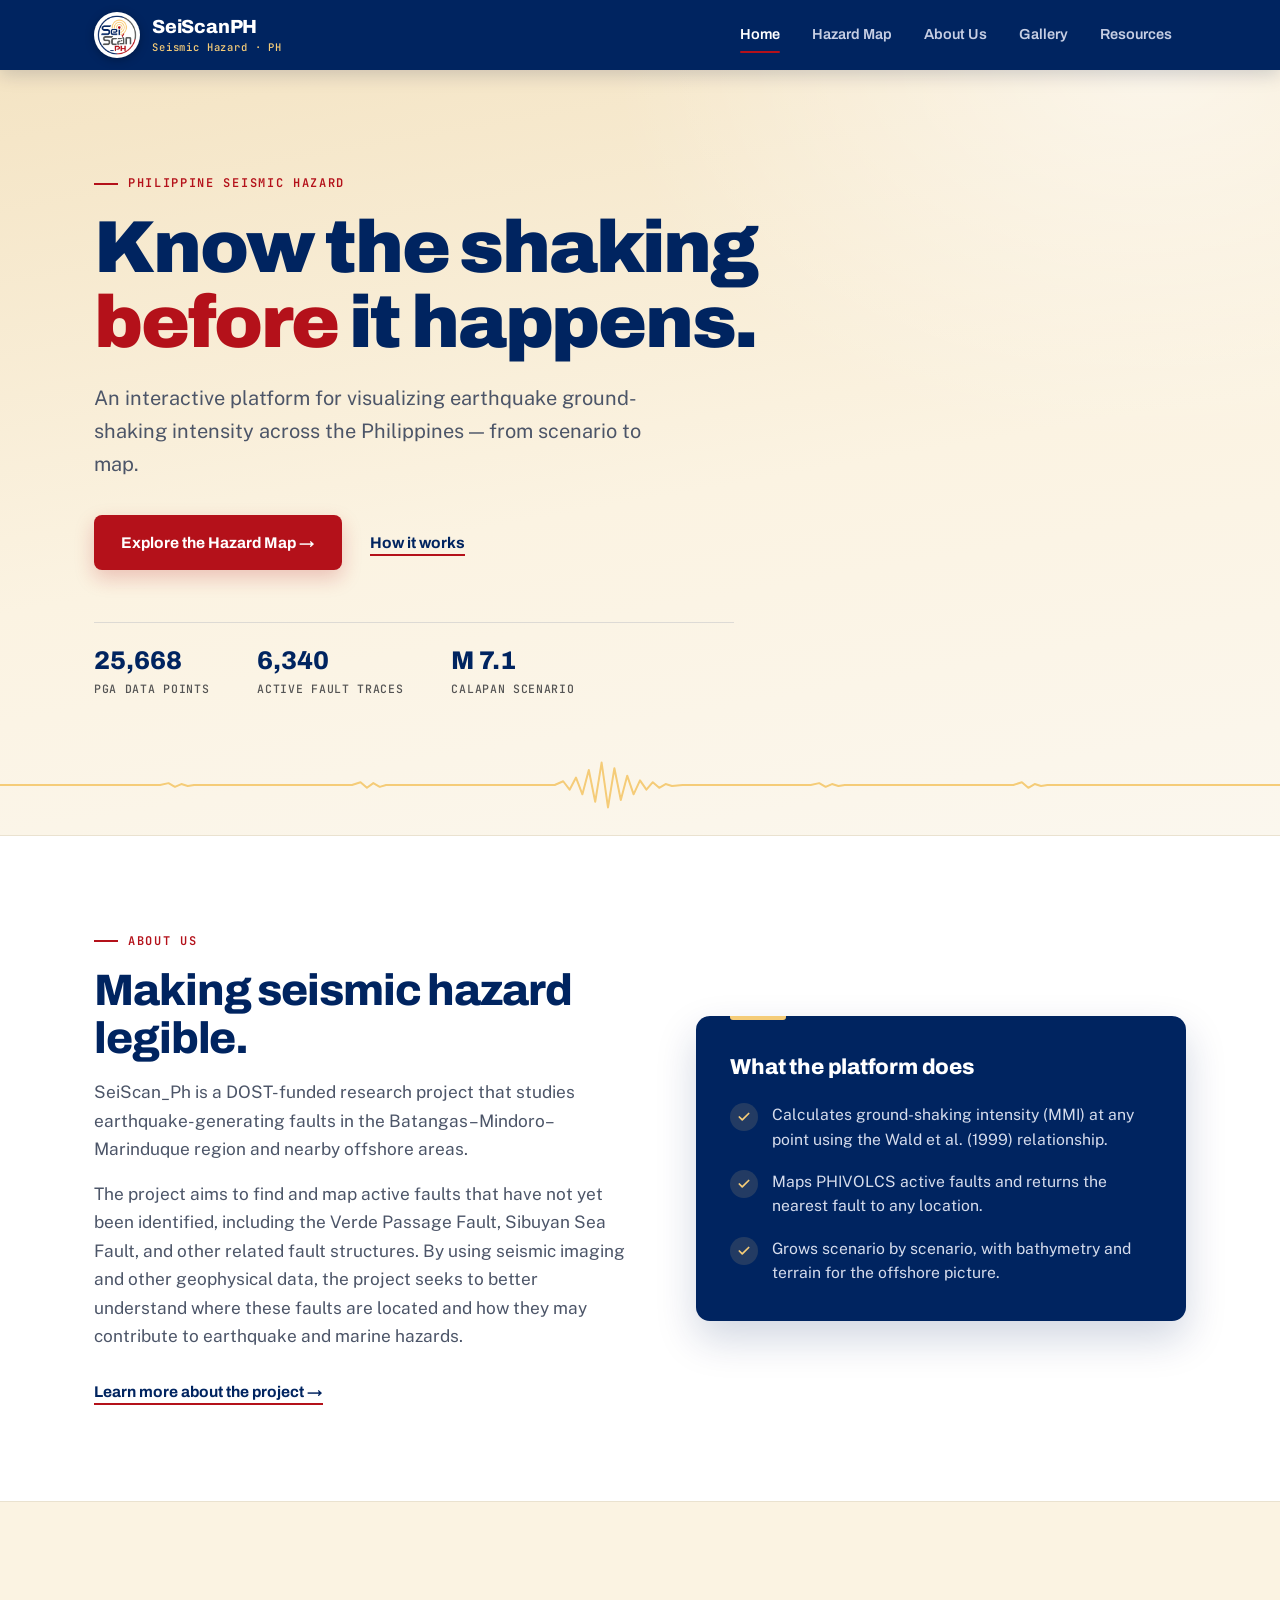
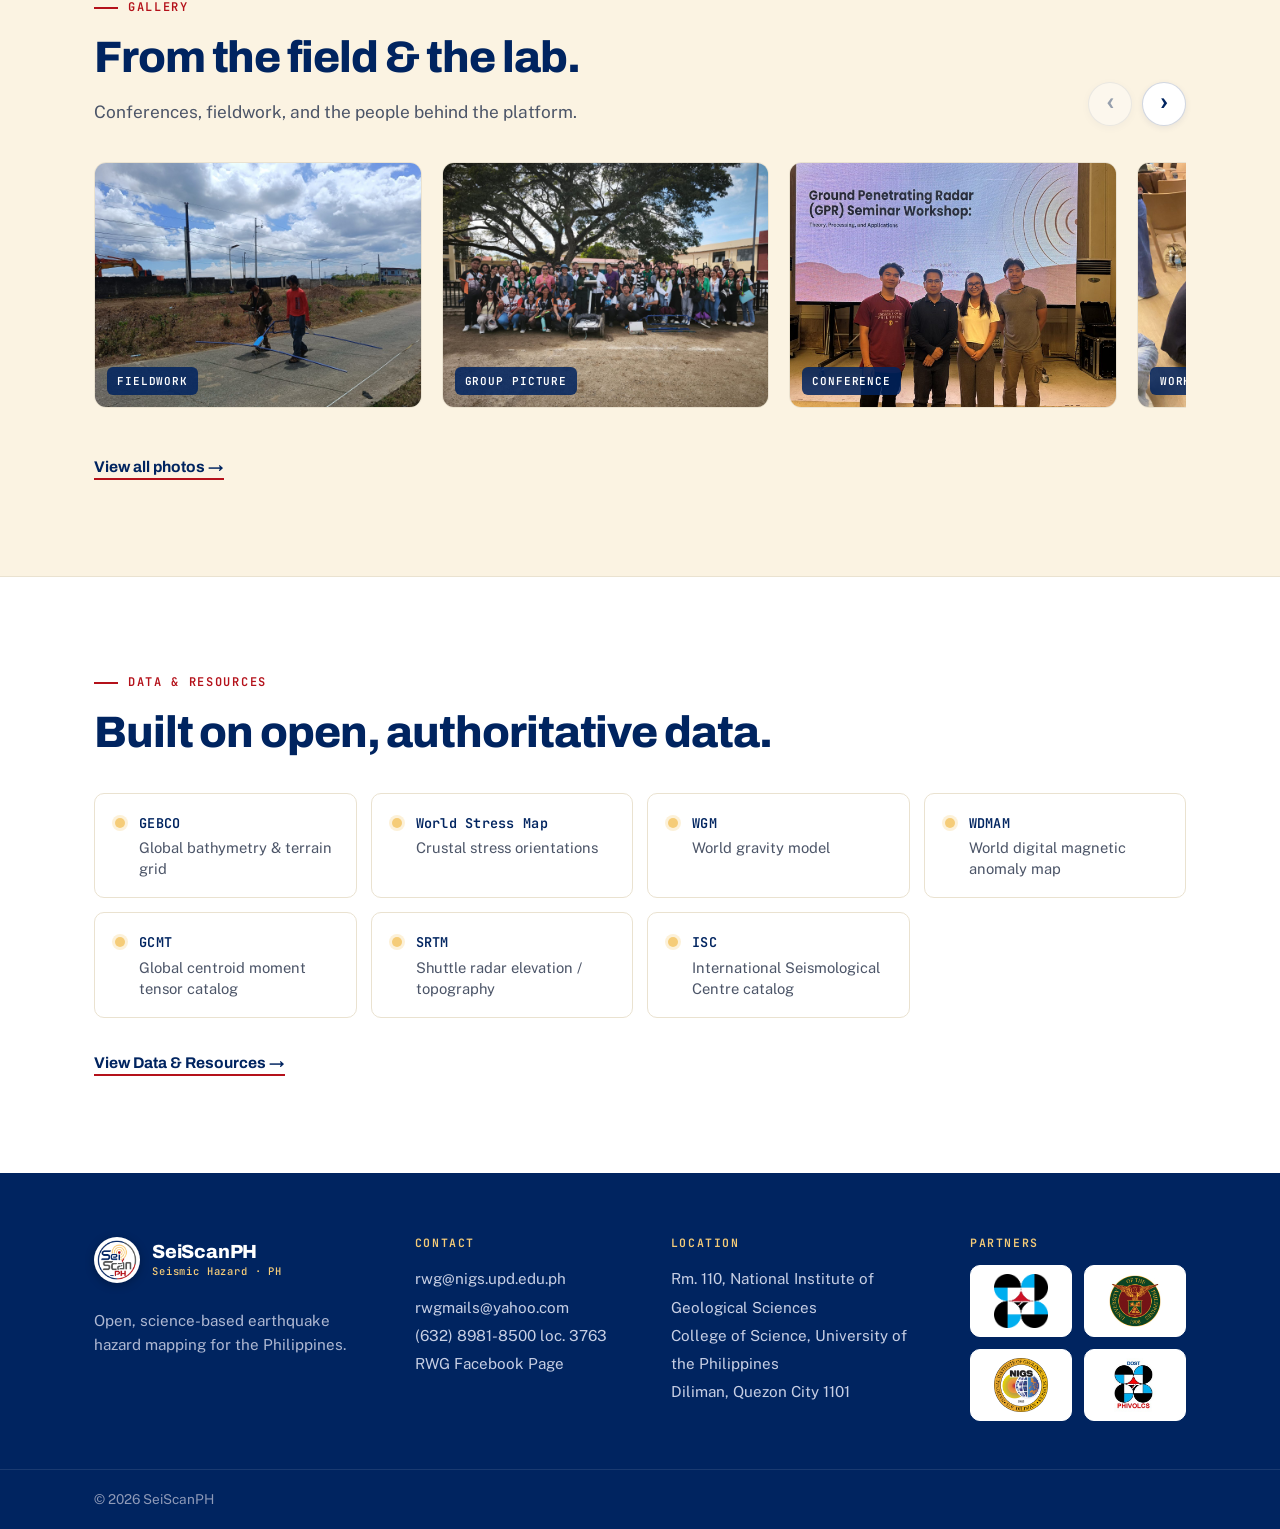
<file: Frontend/index.html>
<!DOCTYPE html>
<html lang="en">
<head>
    <meta charset="UTF-8">
    <meta name="viewport" content="width=device-width, initial-scale=1.0">
    <title>SeiScanPH — Earthquake Hazard Intelligence</title>
    <meta name="description" content="SeiScanPH is an interactive earthquake and tsunami hazard platform for the Philippines — estimating ground-shaking intensity from seismic scenarios.">

    <!-- Fonts: Archivo (headings/nav/buttons), Public Sans (body), JetBrains Mono (labels) -->
    <link rel="preconnect" href="https://fonts.googleapis.com">
    <link rel="preconnect" href="https://fonts.gstatic.com" crossorigin>
    <link href="https://fonts.googleapis.com/css2?family=Archivo:wght@600;700;800;900&family=JetBrains+Mono:wght@500;600&family=Public+Sans:wght@400;500;600&display=swap" rel="stylesheet">

    <!-- Shared site styles (does NOT load the map's style.css, so no collisions) -->
    <link rel="stylesheet" href="css/landing.css">
</head>
<body>

    <!-- ============================================================
         SHARED HEADER — keep identical across index/about/gallery/resources
         (only the .active nav link differs per page)
         ============================================================ -->
    <header class="site-header">
        <div class="site-header-inner">
            <a href="index.html" class="brand" aria-label="SeiScanPH home">
                <img src="images/logo.png" alt="" class="logo-img">
                <span class="brand-text">
                    <span class="brand-name">SeiScanPH</span>
                    <span class="brand-sub">Seismic Hazard · PH</span>
                </span>
            </a>
            <nav class="nav-links" aria-label="Main">
                <a href="index.html" class="active" aria-current="page">Home</a>
                <a href="map.html">Hazard Map</a>
                <a href="about.html">About Us</a>
                <a href="gallery.html">Gallery</a>
                <a href="resources.html">Resources</a>
            </nav>
        </div>
    </header>

    <!-- HERO -->
    <section class="hero">
        <div class="container">
            <div class="hero-content">
                <p class="eyebrow">Philippine Seismic Hazard</p>
                <h1>Know the shaking <span class="accent">before</span> it happens.</h1>
                <p class="tagline">
                    An interactive platform for visualizing earthquake ground-shaking
                    intensity across the Philippines — from scenario to map.
                </p>
                <div class="hero-actions">
                    <a href="map.html" class="btn btn-primary">Explore the Hazard Map →</a>
                    <a href="about.html" class="text-link">How it works</a>
                </div>
                <ul class="hero-stats">
                    <li class="stat">
                        <span class="stat-value">25,668</span>
                        <span class="stat-label">PGA data points</span>
                    </li>
                    <li class="stat">
                        <span class="stat-value">6,340</span>
                        <span class="stat-label">Active fault traces</span>
                    </li>
                    <li class="stat">
                        <span class="stat-value">M&nbsp;7.1</span>
                        <span class="stat-label">Calapan scenario</span>
                    </li>
                </ul>
            </div>
        </div>

        <!-- Decorative seismograph trace (stretches full width) -->
        <svg class="hero-seismo" viewBox="0 0 1200 60" preserveAspectRatio="none" aria-hidden="true" focusable="false">
            <polyline points="0,30 150,30 158,28 164,32 170,29 176,31 182,30 330,30 338,27 344,33 350,28 356,32 362,30 520,30 528,26 534,35 540,22 546,40 552,14 558,48 564,6 570,54 576,12 582,46 588,20 594,40 600,25 606,35 612,27 618,33 624,29 630,31 640,30 760,30 768,28 774,32 780,29 786,31 792,30 950,30 958,27 964,33 970,29 976,31 982,30 1200,30"/>
        </svg>
    </section>

    <!-- ABOUT US (summary) -->
    <section class="section section-white" id="about">
        <div class="container about-grid">
            <div class="about-copy">
                <p class="eyebrow">About Us</p>
                <h2>Making seismic hazard legible.</h2>
                <p class="lead">
                    SeiScan_Ph is a DOST-funded research project that studies earthquake-generating faults
                    in the Batangas–Mindoro–Marinduque region and nearby offshore areas.
                </p>
                <p class="lead">
                    The project aims to find and map active faults that have not yet been identified, including
                    the Verde Passage Fault, Sibuyan Sea Fault, and other related fault structures. By using seismic
                    imaging and other geophysical data, the project seeks to better understand where these faults are
                    located and how they may contribute to earthquake and marine hazards.
                </p>
                <a href="about.html" class="text-link">Learn more about the project →</a>
            </div>

            <aside class="feature-card">
                <h3>What the platform does</h3>
                <ul class="check-list">
                    <li>Calculates ground-shaking intensity (MMI) at any point using the Wald et al. (1999) relationship.</li>
                    <li>Maps PHIVOLCS active faults and returns the nearest fault to any location.</li>
                    <li>Grows scenario by scenario, with bathymetry and terrain for the offshore picture.</li>
                </ul>
            </aside>
        </div>
    </section>

    <!-- GALLERY -->
    <section class="section section-cream" id="gallery">
        <div class="container">
            <div class="section-head">
                <div>
                    <p class="eyebrow">Gallery</p>
                    <h2>From the field &amp; the lab.</h2>
                    <p class="lead">Conferences, fieldwork, and the people behind the platform.</p>
                </div>
                <div class="gallery-controls">
                    <button type="button" class="gallery-btn" id="gallery-prev" aria-label="Scroll gallery left">‹</button>
                    <button type="button" class="gallery-btn" id="gallery-next" aria-label="Scroll gallery right">›</button>
                </div>
            </div>

            <!-- Photos live in images/gallery/.
                 The ‹ › buttons are wired in js/landing.js; the row also scrolls by swipe/trackpad. -->
            <div class="gallery-track" id="gallery-track" role="region" aria-label="Gallery photos" tabindex="0">
                <figure class="gallery-item">
                    <img src="images/gallery/fieldwork.jpg" alt="Two team members hauling a geophysical antenna along a road during fieldwork" loading="lazy">
                    <figcaption class="gallery-caption">Fieldwork</figcaption>
                </figure>
                <figure class="gallery-item">
                    <img src="images/gallery/group.jpg" alt="Students and researchers posing with survey equipment under a large tree" loading="lazy">
                    <figcaption class="gallery-caption">Group picture</figcaption>
                </figure>
                <figure class="gallery-item">
                    <img src="images/gallery/conference.jpg" alt="Four team members in front of the SeiScanPH ground penetrating radar seminar screen" loading="lazy">
                    <figcaption class="gallery-caption">Conference</figcaption>
                </figure>
                <figure class="gallery-item">
                    <img src="images/gallery/workshop.jpg" alt="Workshop participants kneeling around a printed radar profile, discussing the results" loading="lazy">
                    <figcaption class="gallery-caption">Workshop</figcaption>
                </figure>
                <figure class="gallery-item">
                    <img src="images/gallery/survey.jpg" alt="Team conducting a geophysical survey in the field with cable reels and instruments" loading="lazy">
                    <figcaption class="gallery-caption">Ground survey</figcaption>
                </figure>
                <figure class="gallery-item">
                    <img src="images/gallery/seafloor.jpg" alt="Outrigger boat in shallow coastal water, ready for offshore work" loading="lazy">
                    <figcaption class="gallery-caption">Offshore survey</figcaption>
                </figure>
            </div>

            <div class="section-link">
                <a href="gallery.html" class="text-link">View all photos →</a>
            </div>
        </div>
    </section>

    <!-- DATA & RESOURCES -->
    <section class="section section-white" id="resources">
        <div class="container">
            <p class="eyebrow">Data &amp; Resources</p>
            <h2>Built on open, authoritative data.</h2>

            <ul class="source-grid">
                <li class="source-card"><div><span class="source-name">GEBCO</span><span class="source-desc">Global bathymetry &amp; terrain grid</span></div></li>
                <li class="source-card"><div><span class="source-name">World Stress Map</span><span class="source-desc">Crustal stress orientations</span></div></li>
                <li class="source-card"><div><span class="source-name">WGM</span><span class="source-desc">World gravity model</span></div></li>
                <li class="source-card"><div><span class="source-name">WDMAM</span><span class="source-desc">World digital magnetic anomaly map</span></div></li>
                <li class="source-card"><div><span class="source-name">GCMT</span><span class="source-desc">Global centroid moment tensor catalog</span></div></li>
                <li class="source-card"><div><span class="source-name">SRTM</span><span class="source-desc">Shuttle radar elevation / topography</span></div></li>
                <li class="source-card"><div><span class="source-name">ISC</span><span class="source-desc">International Seismological Centre catalog</span></div></li>
            </ul>

            <div class="section-link">
                <a href="resources.html" class="text-link">View Data &amp; Resources →</a>
            </div>
        </div>
    </section>

    <!-- ============================================================
         SHARED FOOTER — keep identical across index/about/gallery/resources
         Partner logos live in images/partners/ (white tiles, object-fit: contain).
         ============================================================ -->
    <footer class="site-footer">
        <div class="footer-grid">
            <div class="footer-about">
                <a href="index.html" class="brand" aria-label="SeiScanPH home">
                    <img src="images/logo.png" alt="" class="logo-img">
                    <span class="brand-text">
                        <span class="brand-name">SeiScanPH</span>
                        <span class="brand-sub">Seismic Hazard · PH</span>
                    </span>
                </a>
                <p class="footer-desc">Open, science-based earthquake hazard mapping for the Philippines.</p>
            </div>
            <div>
                <h2 class="footer-heading">Contact</h2>
                <address class="footer-contact">
                    <a href="mailto:rwg@nigs.upd.edu.ph">rwg@nigs.upd.edu.ph</a>
                    <a href="mailto:rwgmails@yahoo.com">rwgmails@yahoo.com</a>
                    <span>(632) 8981-8500 loc. 3763</span>
                    <span>RWG Facebook Page</span>
                </address>
            </div>
            <div>
                <h2 class="footer-heading">Location</h2>
                <address class="footer-contact">
                    <span>Rm. 110, National Institute of Geological Sciences</span>
                    <span>College of Science, University of the Philippines</span>
                    <span>Diliman, Quezon City 1101</span>
                </address>
            </div>
            <div>
                <h2 class="footer-heading">Partners</h2>
                <div class="partner-grid">
                    <div class="partner-logo partner-logo--img">
                        <img src="images/partners/dost.webp" alt="Department of Science and Technology (DOST)" loading="lazy">
                    </div>
                    <div class="partner-logo partner-logo--img">
                        <img src="images/partners/upd.jpg" alt="University of the Philippines Diliman" loading="lazy">
                    </div>
                    <div class="partner-logo partner-logo--img">
                        <img src="images/partners/nigs.png" alt="National Institute of Geological Sciences, UP Diliman (NIGS)" loading="lazy">
                    </div>
                    <div class="partner-logo partner-logo--img">
                        <img src="images/partners/phivolcs.jpg" alt="DOST-PHIVOLCS" loading="lazy">
                    </div>
                </div>
            </div>
        </div>
        <div class="footer-bottom">
            <div class="footer-bottom-inner">© 2026 SeiScanPH</div>
        </div>
    </footer>

    <script src="js/landing.js" defer></script>
</body>
</html>
</file>
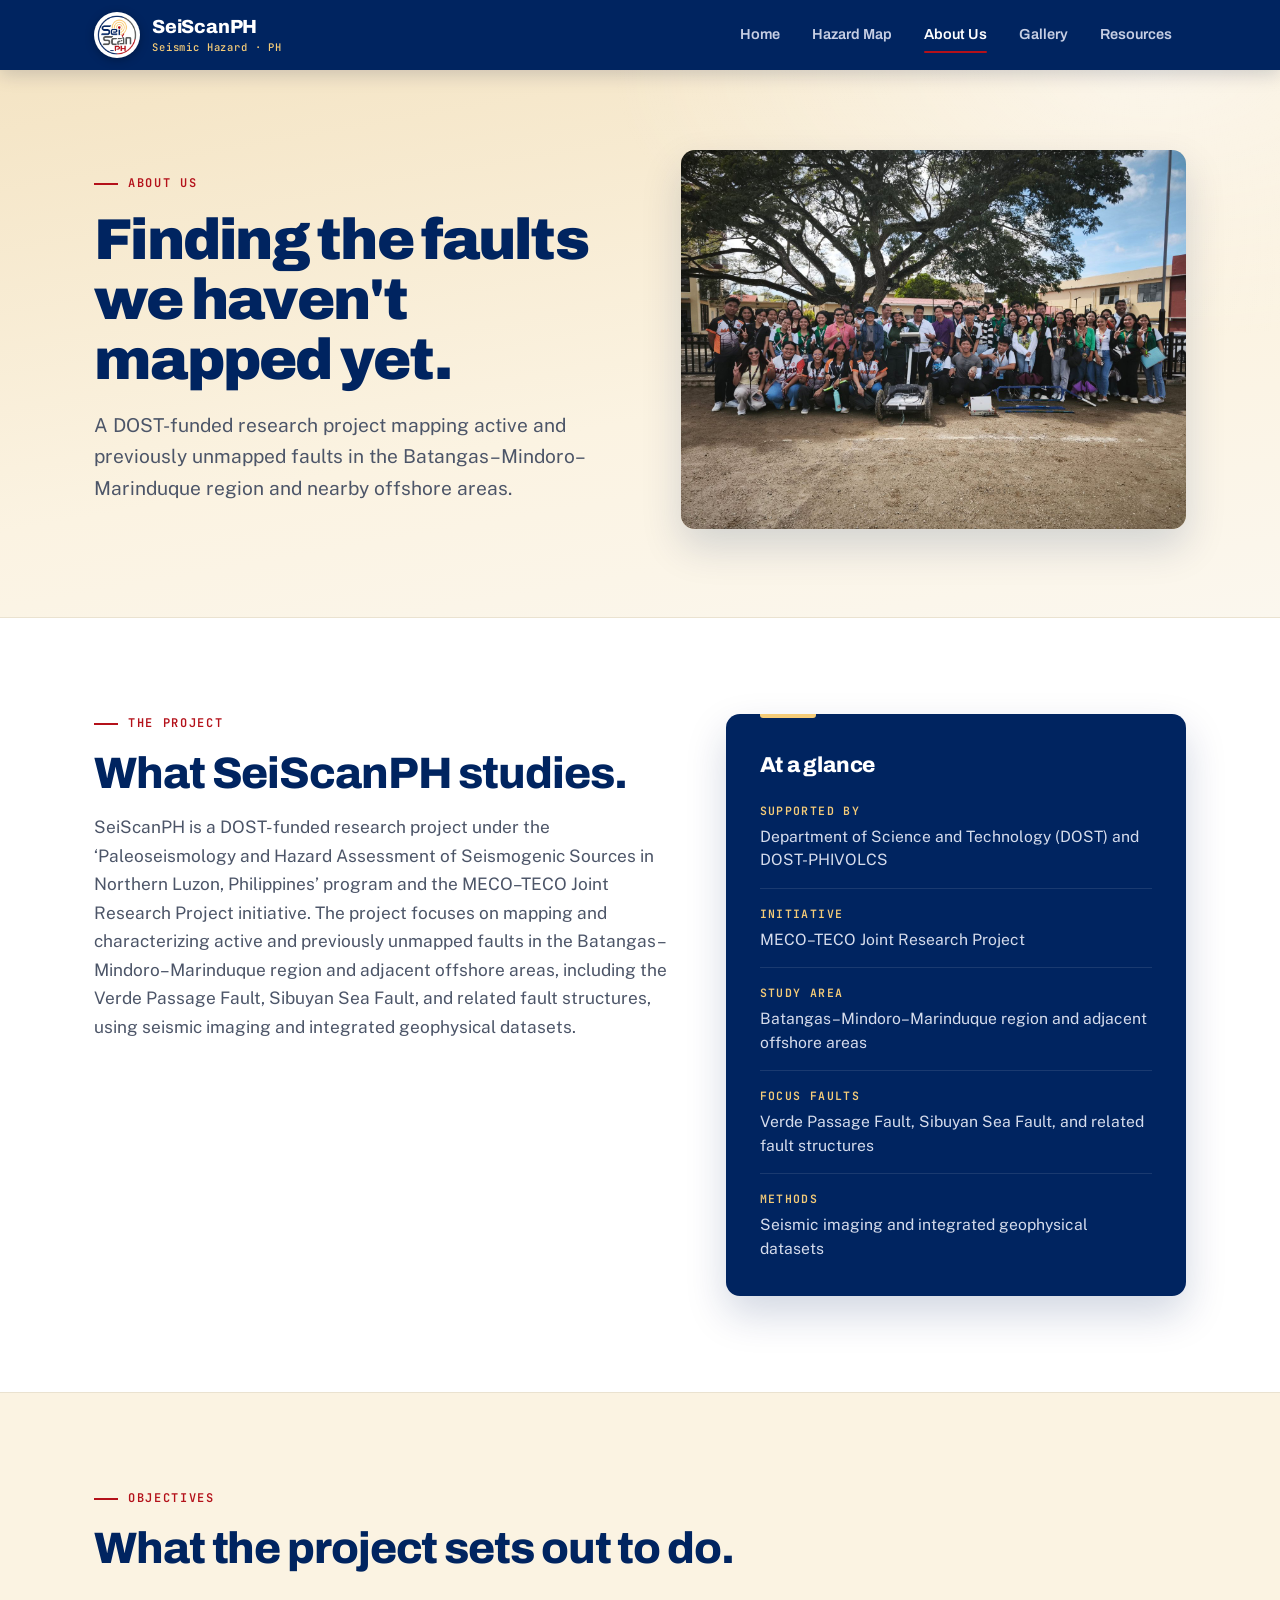
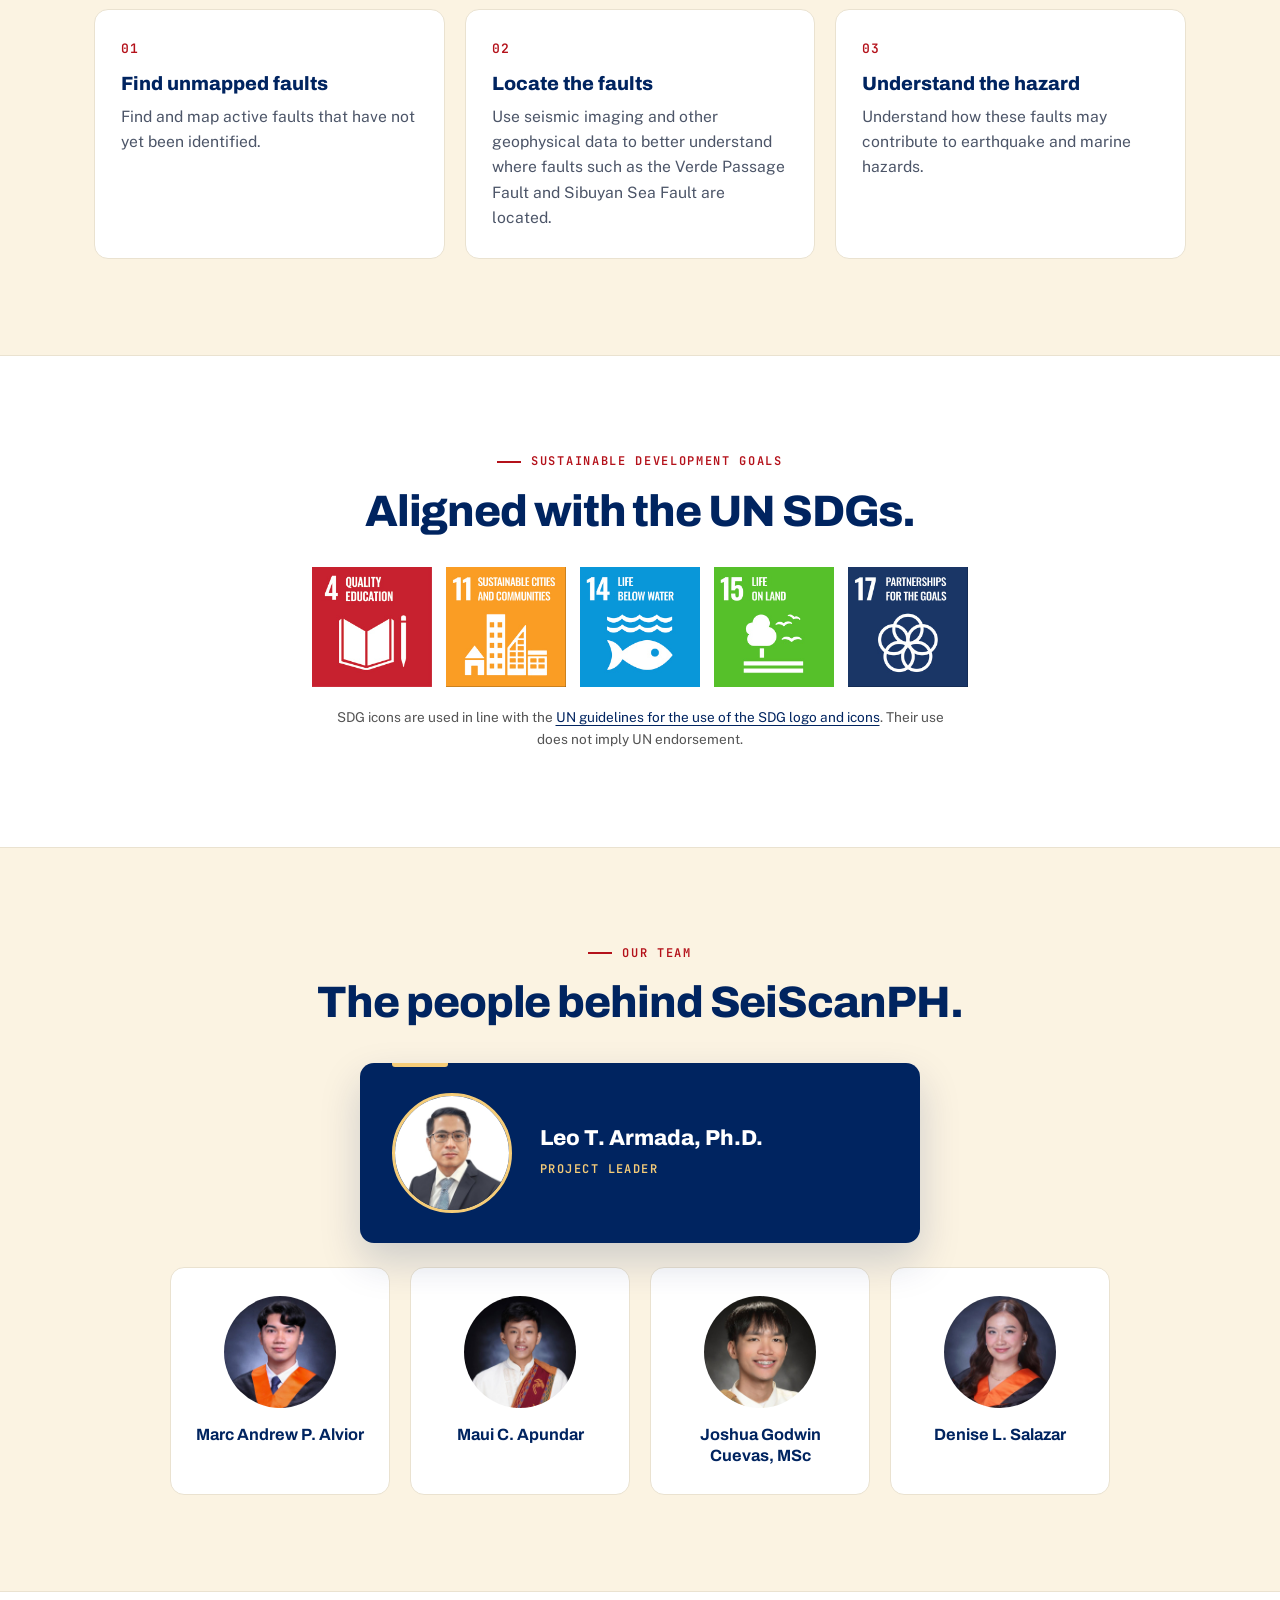
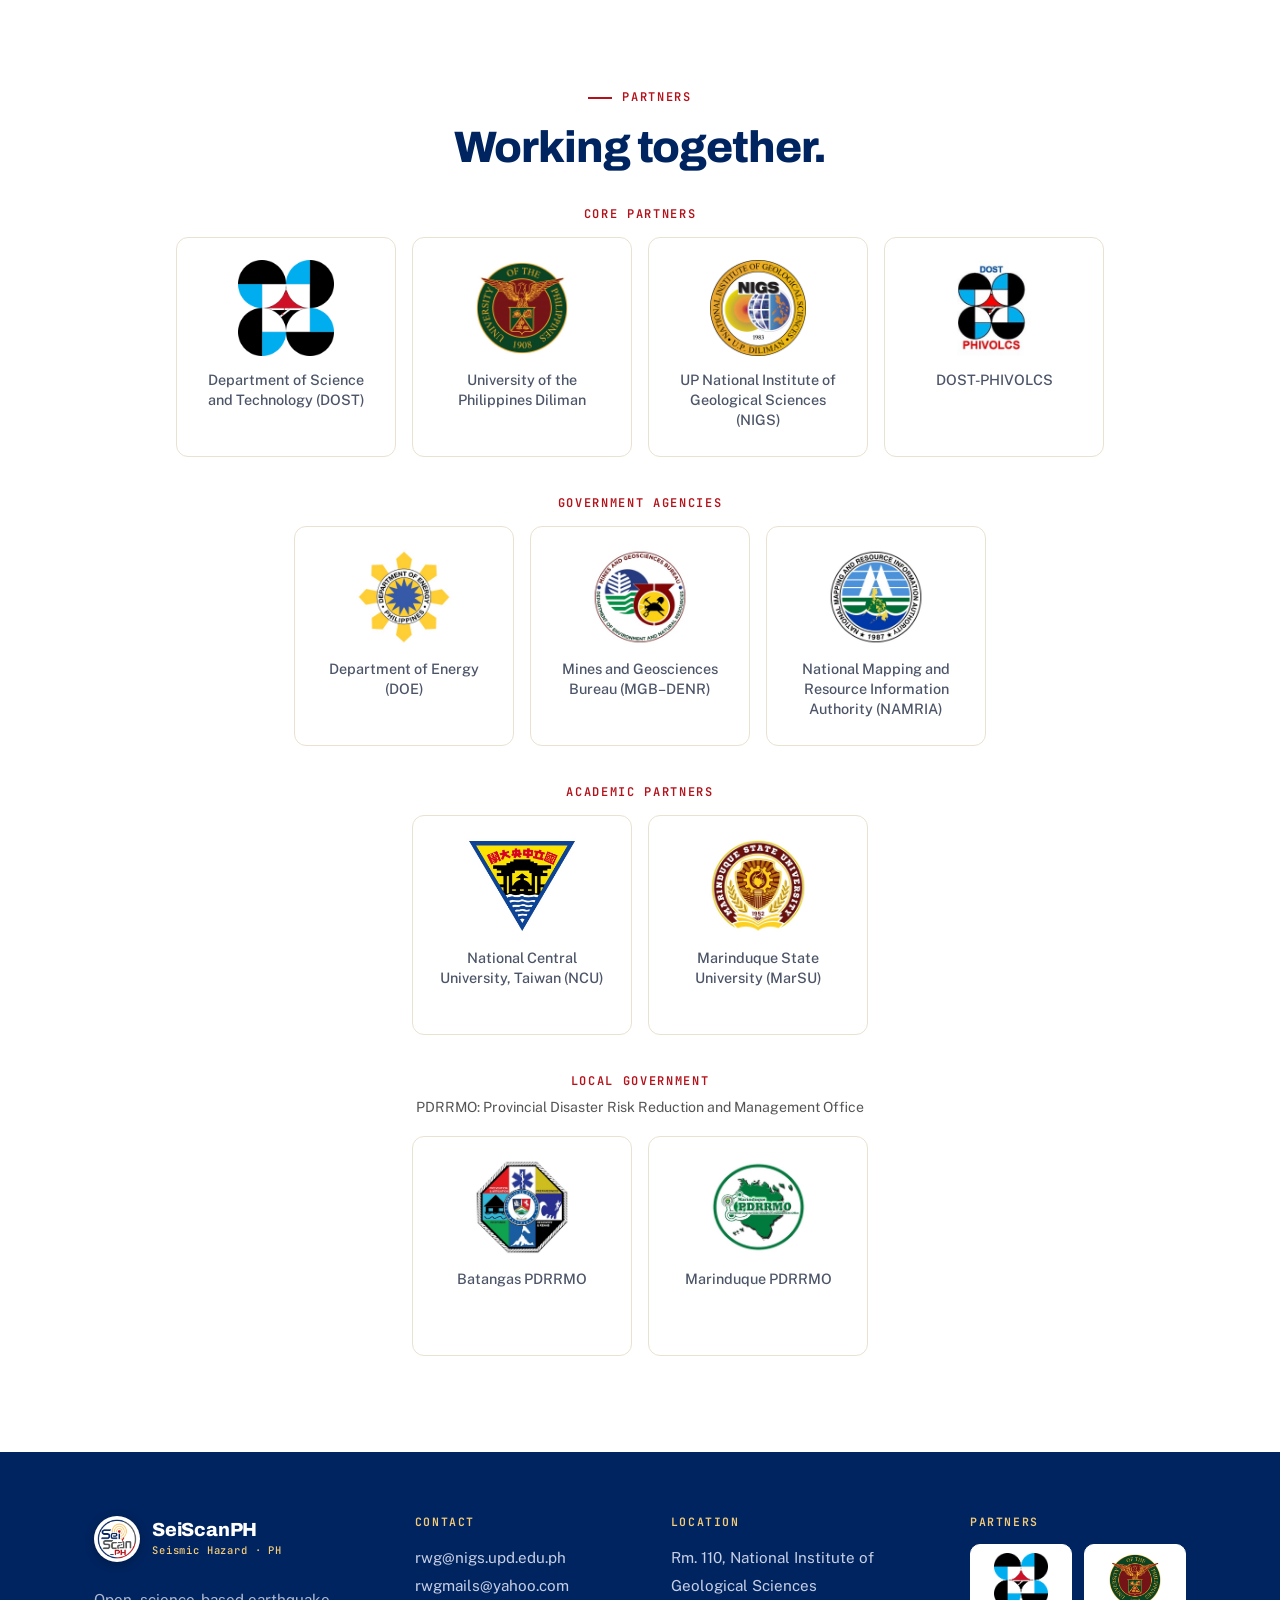
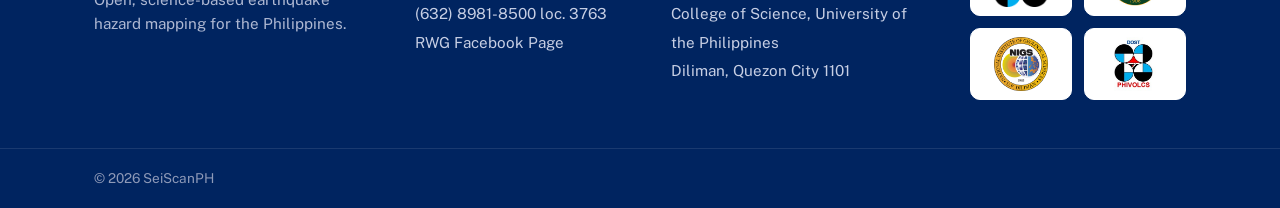
<file: Frontend/about.html>
<!DOCTYPE html>
<html lang="en">
<head>
    <meta charset="UTF-8">
    <meta name="viewport" content="width=device-width, initial-scale=1.0">
    <title>About Us — SeiScanPH</title>
    <meta name="description" content="About SeiScanPH — a DOST-funded research project mapping active and previously unmapped faults in the Batangas–Mindoro–Marinduque region.">

    <!-- Fonts: Archivo (headings/nav/buttons), Public Sans (body), JetBrains Mono (labels) -->
    <link rel="preconnect" href="https://fonts.googleapis.com">
    <link rel="preconnect" href="https://fonts.gstatic.com" crossorigin>
    <link href="https://fonts.googleapis.com/css2?family=Archivo:wght@600;700;800;900&family=JetBrains+Mono:wght@500;600&family=Public+Sans:wght@400;500;600&display=swap" rel="stylesheet">

    <!-- Shared site styles (does NOT load the map's style.css, so no collisions) -->
    <link rel="stylesheet" href="css/landing.css">
    <!-- About-page styles (loaded after the shared styles) -->
    <link rel="stylesheet" href="css/about.css">
</head>
<body>

    <!-- ============================================================
         SHARED HEADER — keep identical across index/about/gallery/resources
         (only the .active nav link differs per page)
         ============================================================ -->
    <header class="site-header">
        <div class="site-header-inner">
            <a href="index.html" class="brand" aria-label="SeiScanPH home">
                <img src="images/logo.png" alt="" class="logo-img">
                <span class="brand-text">
                    <span class="brand-name">SeiScanPH</span>
                    <span class="brand-sub">Seismic Hazard · PH</span>
                </span>
            </a>
            <nav class="nav-links" aria-label="Main">
                <a href="index.html">Home</a>
                <a href="map.html">Hazard Map</a>
                <a href="about.html" class="active" aria-current="page">About Us</a>
                <a href="gallery.html">Gallery</a>
                <a href="resources.html">Resources</a>
            </nav>
        </div>
    </header>

    <main>

        <!-- 1. INTRO (cream) -->
        <section class="about-intro">
            <div class="container about-intro-grid">
                <div>
                    <p class="eyebrow">About Us</p>
                    <h1>Finding the faults we haven't mapped yet.</h1>
                    <p class="lead">
                        A DOST-funded research project mapping active and previously unmapped faults in the
                        Batangas–Mindoro–Marinduque region and nearby offshore areas.
                    </p>
                </div>
                <figure class="about-intro-photo">
                    <img src="images/gallery/group.jpg" alt="Students and researchers posing with survey equipment under a large tree" loading="lazy">
                </figure>
            </div>
        </section>

        <!-- 2. THE PROJECT (white) -->
        <section class="section section-white" id="project">
            <div class="container project-grid">
                <div>
                    <p class="eyebrow">The Project</p>
                    <h2>What SeiScanPH studies.</h2>
                    <p class="lead">
                        SeiScanPH is a DOST-funded research project under the ‘Paleoseismology and Hazard
                        Assessment of Seismogenic Sources in Northern Luzon, Philippines’ program and the
                        MECO–TECO Joint Research Project initiative. The project focuses on mapping and
                        characterizing active and previously unmapped faults in the Batangas–Mindoro–Marinduque
                        region and adjacent offshore areas, including the Verde Passage Fault, Sibuyan Sea Fault,
                        and related fault structures, using seismic imaging and integrated geophysical datasets.
                    </p>
                </div>

                <aside class="feature-card">
                    <h3>At a glance</h3>
                    <dl class="glance-list">
                        <div>
                            <dt>Supported by</dt>
                            <dd>Department of Science and Technology (DOST) and DOST-PHIVOLCS</dd>
                        </div>
                        <div>
                            <dt>Initiative</dt>
                            <dd>MECO–TECO Joint Research Project</dd>
                        </div>
                        <div>
                            <dt>Study area</dt>
                            <dd>Batangas–Mindoro–Marinduque region and adjacent offshore areas</dd>
                        </div>
                        <div>
                            <dt>Focus faults</dt>
                            <dd>Verde Passage Fault, Sibuyan Sea Fault, and related fault structures</dd>
                        </div>
                        <div>
                            <dt>Methods</dt>
                            <dd>Seismic imaging and integrated geophysical datasets</dd>
                        </div>
                    </dl>
                </aside>
            </div>
        </section>

        <!-- 3. OBJECTIVES (cream) -->
        <section class="section section-cream" id="objectives">
            <div class="container">
                <p class="eyebrow">Objectives</p>
                <h2>What the project sets out to do.</h2>
                <ol class="objective-grid">
                    <li class="objective-card">
                        <span class="objective-num">01</span>
                        <h3>Find unmapped faults</h3>
                        <p>Find and map active faults that have not yet been identified.</p>
                    </li>
                    <li class="objective-card">
                        <span class="objective-num">02</span>
                        <h3>Locate the faults</h3>
                        <p>Use seismic imaging and other geophysical data to better understand where faults such as the Verde Passage Fault and Sibuyan Sea Fault are located.</p>
                    </li>
                    <li class="objective-card">
                        <span class="objective-num">03</span>
                        <h3>Understand the hazard</h3>
                        <p>Understand how these faults may contribute to earthquake and marine hazards.</p>
                    </li>
                </ol>
            </div>
        </section>

        <!-- 4. SDGs (white) — icons unaltered per UN guidelines (see css/about.css) -->
        <section class="section section-white section-centered" id="sdgs">
            <div class="container">
                <p class="eyebrow">Sustainable Development Goals</p>
                <h2>Aligned with the UN SDGs.</h2>
                <ul class="sdg-row">
                    <li><img src="images/sdg/sdg-04.jpg" alt="SDG 4: Quality Education" width="400" height="400" loading="lazy"></li>
                    <li><img src="images/sdg/sdg-11.jpg" alt="SDG 11: Sustainable Cities and Communities" width="400" height="400" loading="lazy"></li>
                    <li><img src="images/sdg/sdg-14.jpg" alt="SDG 14: Life Below Water" width="400" height="400" loading="lazy"></li>
                    <li><img src="images/sdg/sdg-15.jpg" alt="SDG 15: Life on Land" width="400" height="400" loading="lazy"></li>
                    <li><img src="images/sdg/sdg-17.jpg" alt="SDG 17: Partnerships for the Goals" width="400" height="400" loading="lazy"></li>
                </ul>
                <p class="sdg-note">
                    SDG icons are used in line with the
                    <a href="https://www.un.org/sustainabledevelopment/news/communications-material/" target="_blank" rel="noopener">UN guidelines for the use of the SDG logo and icons</a>.
                    Their use does not imply UN endorsement.
                </p>
            </div>
        </section>

        <!-- 5. TEAM (cream) — photo filenames contain spaces/commas, so paths are URL-encoded -->
        <section class="section section-cream section-centered" id="team">
            <div class="container">
                <p class="eyebrow">Our Team</p>
                <h2>The people behind SeiScanPH.</h2>

                <div class="leader-card">
                    <img src="images/members/Leo%20T.%20Armada%2C%20Ph.D..jpg" alt="Portrait of Leo T. Armada, Ph.D." class="member-photo" width="480" height="480" loading="lazy">
                    <div>
                        <h3 class="leader-name">Leo T. Armada, Ph.D.</h3>
                        <p class="leader-role">Project Leader</p>
                    </div>
                </div>

                <ul class="member-grid">
                    <li class="member-card">
                        <img src="images/members/Marc%20Andrew%20P.%20Alvior.jpg" alt="Portrait of Marc Andrew P. Alvior" class="member-photo" width="480" height="480" loading="lazy">
                        <h3 class="member-name">Marc Andrew P. Alvior</h3>
                    </li>
                    <li class="member-card">
                        <img src="images/members/Maui%20C.%20Apundar.jpg" alt="Portrait of Maui C. Apundar" class="member-photo" width="480" height="480" loading="lazy">
                        <h3 class="member-name">Maui C. Apundar</h3>
                    </li>
                    <li class="member-card">
                        <img src="images/members/Joshua%20Godwin%20Cuevas%2C%20MSc.jpg" alt="Portrait of Joshua Godwin Cuevas, MSc" class="member-photo" width="480" height="480" loading="lazy">
                        <h3 class="member-name">Joshua Godwin Cuevas, MSc</h3>
                    </li>
                    <li class="member-card">
                        <img src="images/members/Denise%20L.%20Salazar.jpg" alt="Portrait of Denise L. Salazar" class="member-photo" width="480" height="480" loading="lazy">
                        <h3 class="member-name">Denise L. Salazar</h3>
                    </li>
                </ul>
            </div>
        </section>

        <!-- 6. PARTNERS (white) -->
        <section class="section section-white section-centered" id="partners">
            <div class="container">
                <p class="eyebrow">Partners</p>
                <h2>Working together.</h2>

                <div class="partner-group">
                    <h3 class="partner-group-title">Core partners</h3>
                    <ul class="partner-tiles">
                        <li class="partner-tile">
                            <img src="images/partners/dost.webp" alt="DOST logo" loading="lazy">
                            <span class="partner-tile-name">Department of Science and Technology (DOST)</span>
                        </li>
                        <li class="partner-tile">
                            <img src="images/partners/upd.jpg" alt="UP Diliman logo" loading="lazy">
                            <span class="partner-tile-name">University of the Philippines Diliman</span>
                        </li>
                        <li class="partner-tile">
                            <img src="images/partners/nigs.png" alt="UP NIGS logo" loading="lazy">
                            <span class="partner-tile-name">UP National Institute of Geological Sciences (NIGS)</span>
                        </li>
                        <li class="partner-tile">
                            <img src="images/partners/phivolcs.jpg" alt="DOST-PHIVOLCS logo" loading="lazy">
                            <span class="partner-tile-name">DOST-PHIVOLCS</span>
                        </li>
                    </ul>
                </div>

                <div class="partner-group">
                    <h3 class="partner-group-title">Government agencies</h3>
                    <ul class="partner-tiles">
                        <li class="partner-tile">
                            <img src="images/partners/doe.jpg" alt="Department of Energy logo" loading="lazy">
                            <span class="partner-tile-name">Department of Energy (DOE)</span>
                        </li>
                        <li class="partner-tile">
                            <img src="images/partners/mgb-denr.jpg" alt="Mines and Geosciences Bureau logo" loading="lazy">
                            <span class="partner-tile-name">Mines and Geosciences Bureau (MGB–DENR)</span>
                        </li>
                        <li class="partner-tile">
                            <img src="images/partners/namria.jpg" alt="NAMRIA logo" loading="lazy">
                            <span class="partner-tile-name">National Mapping and Resource Information Authority (NAMRIA)</span>
                        </li>
                    </ul>
                </div>

                <div class="partner-group">
                    <h3 class="partner-group-title">Academic partners</h3>
                    <ul class="partner-tiles">
                        <li class="partner-tile">
                            <img src="images/partners/ncu.jpg" alt="National Central University logo" loading="lazy">
                            <span class="partner-tile-name">National Central University, Taiwan (NCU)</span>
                        </li>
                        <li class="partner-tile">
                            <img src="images/partners/marsu.jpg" alt="Marinduque State University logo" loading="lazy">
                            <span class="partner-tile-name">Marinduque State University (MarSU)</span>
                        </li>
                    </ul>
                </div>

                <div class="partner-group">
                    <h3 class="partner-group-title">Local government</h3>
                    <p class="partner-group-note">PDRRMO: Provincial Disaster Risk Reduction and Management Office</p>
                    <ul class="partner-tiles">
                        <li class="partner-tile">
                            <img src="images/partners/batangas-pdrrmo.jpg" alt="Batangas PDRRMO logo" loading="lazy">
                            <span class="partner-tile-name">Batangas PDRRMO</span>
                        </li>
                        <li class="partner-tile">
                            <img src="images/partners/marinduque-pdrrmo.jpg" alt="Marinduque PDRRMO logo" loading="lazy">
                            <span class="partner-tile-name">Marinduque PDRRMO</span>
                        </li>
                    </ul>
                </div>
            </div>
        </section>

    </main>

    <!-- ============================================================
         SHARED FOOTER — keep identical across index/about/gallery/resources
         Partner logos live in images/partners/ (white tiles, object-fit: contain).
         ============================================================ -->
    <footer class="site-footer">
        <div class="footer-grid">
            <div class="footer-about">
                <a href="index.html" class="brand" aria-label="SeiScanPH home">
                    <img src="images/logo.png" alt="" class="logo-img">
                    <span class="brand-text">
                        <span class="brand-name">SeiScanPH</span>
                        <span class="brand-sub">Seismic Hazard · PH</span>
                    </span>
                </a>
                <p class="footer-desc">Open, science-based earthquake hazard mapping for the Philippines.</p>
            </div>
            <div>
                <h2 class="footer-heading">Contact</h2>
                <address class="footer-contact">
                    <a href="mailto:rwg@nigs.upd.edu.ph">rwg@nigs.upd.edu.ph</a>
                    <a href="mailto:rwgmails@yahoo.com">rwgmails@yahoo.com</a>
                    <span>(632) 8981-8500 loc. 3763</span>
                    <span>RWG Facebook Page</span>
                </address>
            </div>
            <div>
                <h2 class="footer-heading">Location</h2>
                <address class="footer-contact">
                    <span>Rm. 110, National Institute of Geological Sciences</span>
                    <span>College of Science, University of the Philippines</span>
                    <span>Diliman, Quezon City 1101</span>
                </address>
            </div>
            <div>
                <h2 class="footer-heading">Partners</h2>
                <div class="partner-grid">
                    <div class="partner-logo partner-logo--img">
                        <img src="images/partners/dost.webp" alt="Department of Science and Technology (DOST)" loading="lazy">
                    </div>
                    <div class="partner-logo partner-logo--img">
                        <img src="images/partners/upd.jpg" alt="University of the Philippines Diliman" loading="lazy">
                    </div>
                    <div class="partner-logo partner-logo--img">
                        <img src="images/partners/nigs.png" alt="National Institute of Geological Sciences, UP Diliman (NIGS)" loading="lazy">
                    </div>
                    <div class="partner-logo partner-logo--img">
                        <img src="images/partners/phivolcs.jpg" alt="DOST-PHIVOLCS" loading="lazy">
                    </div>
                </div>
            </div>
        </div>
        <div class="footer-bottom">
            <div class="footer-bottom-inner">© 2026 SeiScanPH</div>
        </div>
    </footer>

</body>
</html>
</file>
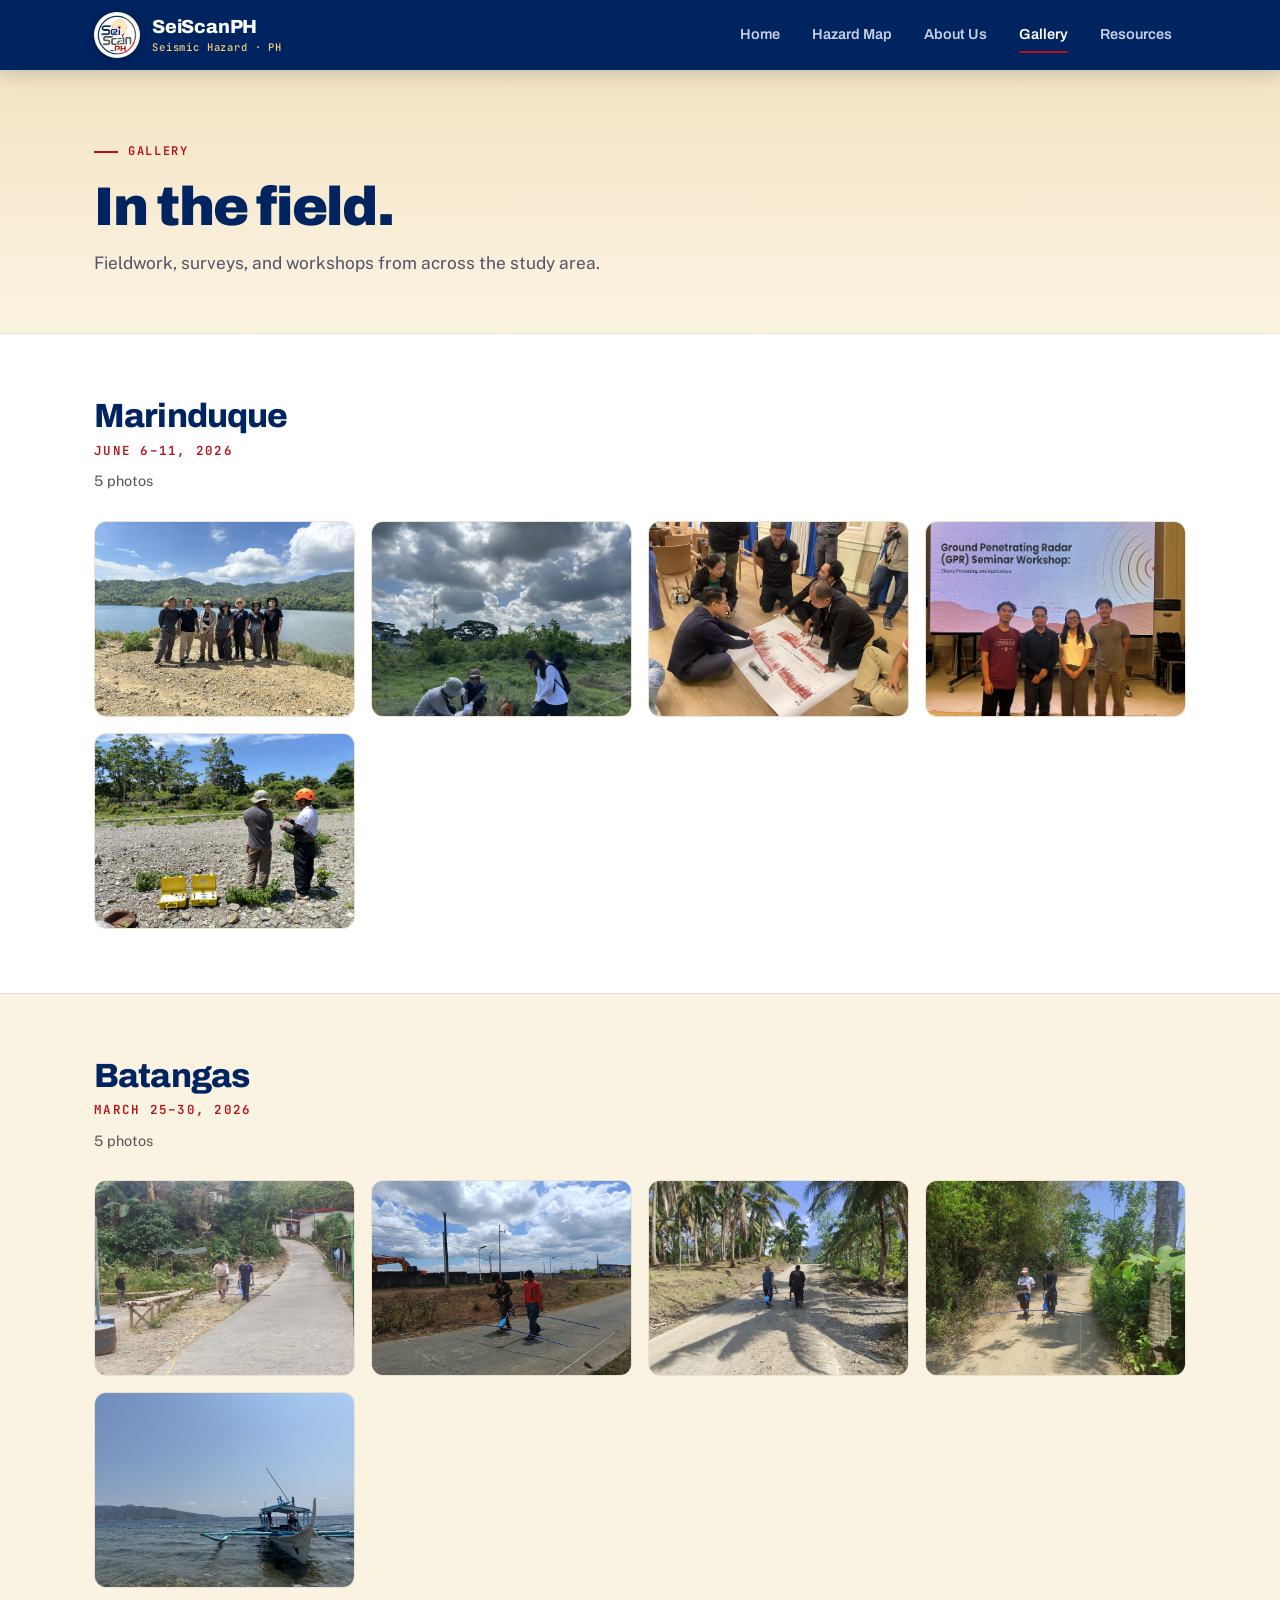
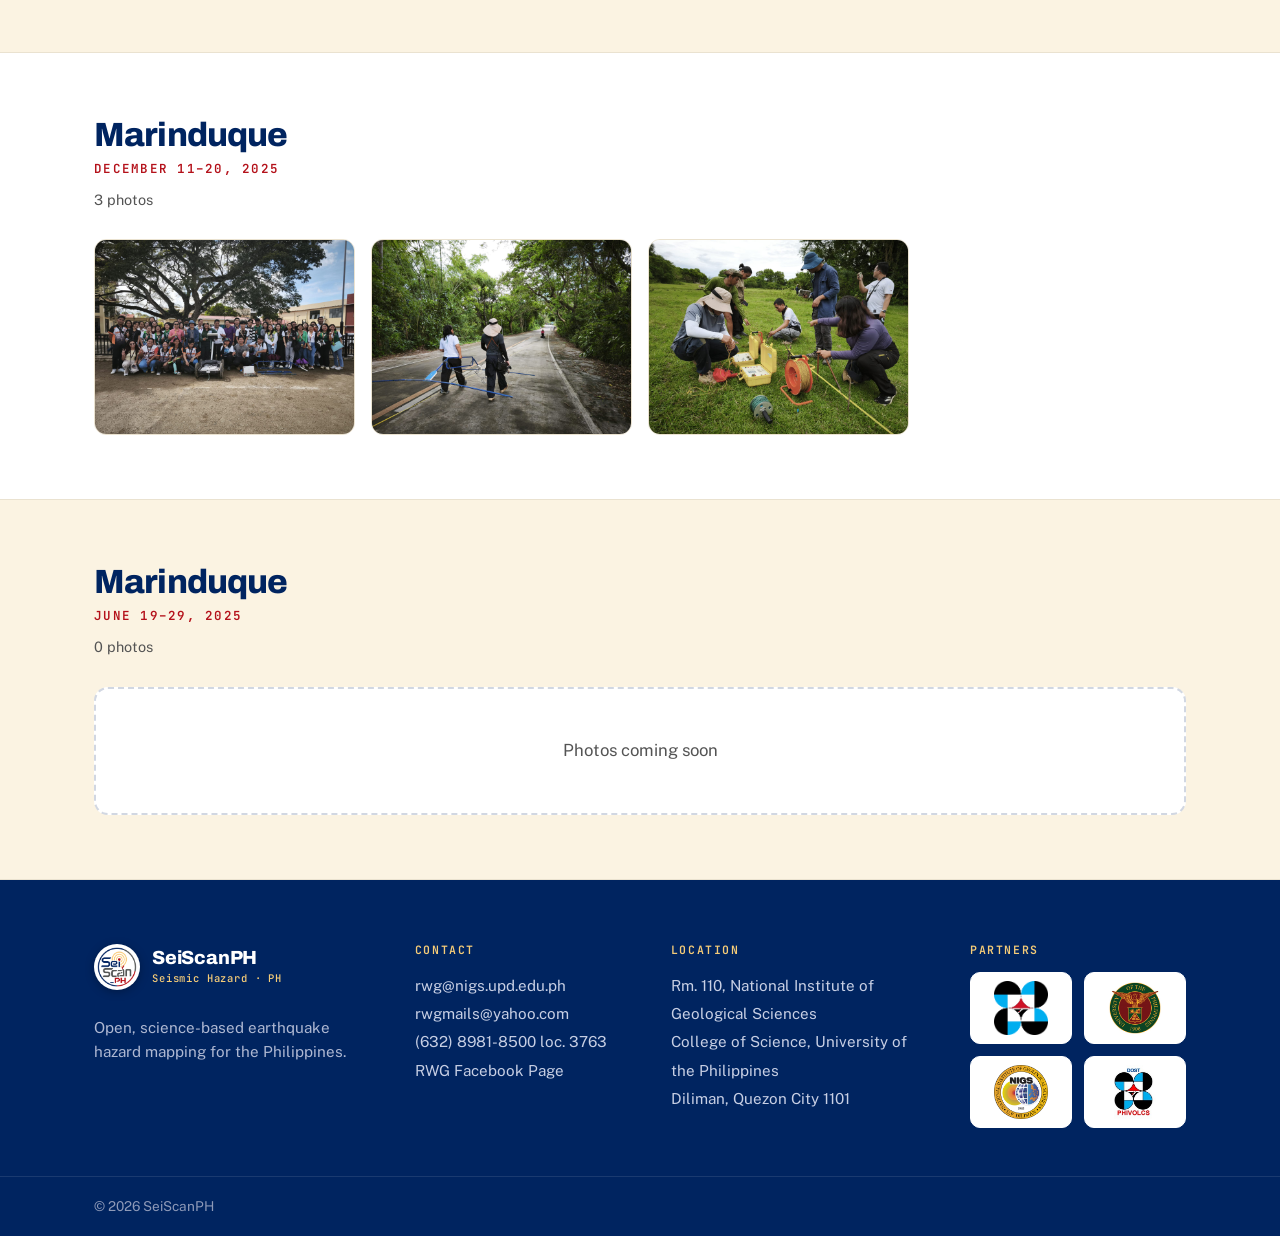
<file: Frontend/gallery.html>
<!DOCTYPE html>
<html lang="en">
<head>
    <meta charset="UTF-8">
    <meta name="viewport" content="width=device-width, initial-scale=1.0">
    <title>Gallery — SeiScanPH</title>
    <meta name="description" content="Photos from SeiScanPH fieldwork, surveys, and workshops across the Batangas–Mindoro–Marinduque region.">

    <!-- Fonts: Archivo (headings/nav/buttons), Public Sans (body), JetBrains Mono (labels) -->
    <link rel="preconnect" href="https://fonts.googleapis.com">
    <link rel="preconnect" href="https://fonts.gstatic.com" crossorigin>
    <link href="https://fonts.googleapis.com/css2?family=Archivo:wght@600;700;800;900&family=JetBrains+Mono:wght@500;600&family=Public+Sans:wght@400;500;600&display=swap" rel="stylesheet">

    <!-- Shared site styles (does NOT load the map's style.css, so no collisions) -->
    <link rel="stylesheet" href="css/landing.css">
    <!-- Gallery-page styles (loaded after the shared styles) -->
    <link rel="stylesheet" href="css/gallery.css">
</head>
<body>

    <!-- ============================================================
         SHARED HEADER — keep identical across index/about/gallery/resources
         (only the .active nav link differs per page)
         ============================================================ -->
    <header class="site-header">
        <div class="site-header-inner">
            <a href="index.html" class="brand" aria-label="SeiScanPH home">
                <img src="images/logo.png" alt="" class="logo-img">
                <span class="brand-text">
                    <span class="brand-name">SeiScanPH</span>
                    <span class="brand-sub">Seismic Hazard · PH</span>
                </span>
            </a>
            <nav class="nav-links" aria-label="Main">
                <a href="index.html">Home</a>
                <a href="map.html">Hazard Map</a>
                <a href="about.html">About Us</a>
                <a href="gallery.html" class="active" aria-current="page">Gallery</a>
                <a href="resources.html">Resources</a>
            </nav>
        </div>
    </header>

    <main>

        <!-- INTRO (cream) -->
        <section class="gallery-intro">
            <div class="container">
                <p class="eyebrow">Gallery</p>
                <h1>In the field.</h1>
                <p class="lead">Fieldwork, surveys, and workshops from across the study area.</p>
            </div>
        </section>

        <!-- TRIPS — built by js/gallery.js from js/gallery-data.js (edit that file to add trips/photos) -->
        <div id="trips">
            <noscript>
                <div class="container trip">
                    <div class="coming-soon">The photo gallery needs JavaScript to display.</div>
                </div>
            </noscript>
        </div>

    </main>

    <!-- LIGHTBOX — opened by js/gallery.js when a thumbnail is clicked -->
    <div class="lightbox" id="lightbox" role="dialog" aria-modal="true" aria-label="Photo viewer" hidden>
        <button type="button" class="lightbox-close" id="lightbox-close" aria-label="Close photo viewer">✕</button>
        <div class="lightbox-stage" id="lightbox-stage">
            <button type="button" class="lightbox-nav" id="lightbox-prev" aria-label="Previous photo">‹</button>
            <img class="lightbox-img" id="lightbox-img" alt="">
            <button type="button" class="lightbox-nav" id="lightbox-next" aria-label="Next photo">›</button>
        </div>
        <p class="lightbox-caption" aria-live="polite">
            <span id="lightbox-title"></span>
            <span class="lightbox-counter" id="lightbox-counter"></span>
        </p>
    </div>

    <!-- ============================================================
         SHARED FOOTER — keep identical across index/about/gallery/resources
         Partner logos live in images/partners/ (white tiles, object-fit: contain).
         ============================================================ -->
    <footer class="site-footer">
        <div class="footer-grid">
            <div class="footer-about">
                <a href="index.html" class="brand" aria-label="SeiScanPH home">
                    <img src="images/logo.png" alt="" class="logo-img">
                    <span class="brand-text">
                        <span class="brand-name">SeiScanPH</span>
                        <span class="brand-sub">Seismic Hazard · PH</span>
                    </span>
                </a>
                <p class="footer-desc">Open, science-based earthquake hazard mapping for the Philippines.</p>
            </div>
            <div>
                <h2 class="footer-heading">Contact</h2>
                <address class="footer-contact">
                    <a href="mailto:rwg@nigs.upd.edu.ph">rwg@nigs.upd.edu.ph</a>
                    <a href="mailto:rwgmails@yahoo.com">rwgmails@yahoo.com</a>
                    <span>(632) 8981-8500 loc. 3763</span>
                    <span>RWG Facebook Page</span>
                </address>
            </div>
            <div>
                <h2 class="footer-heading">Location</h2>
                <address class="footer-contact">
                    <span>Rm. 110, National Institute of Geological Sciences</span>
                    <span>College of Science, University of the Philippines</span>
                    <span>Diliman, Quezon City 1101</span>
                </address>
            </div>
            <div>
                <h2 class="footer-heading">Partners</h2>
                <div class="partner-grid">
                    <div class="partner-logo partner-logo--img">
                        <img src="images/partners/dost.webp" alt="Department of Science and Technology (DOST)" loading="lazy">
                    </div>
                    <div class="partner-logo partner-logo--img">
                        <img src="images/partners/upd.jpg" alt="University of the Philippines Diliman" loading="lazy">
                    </div>
                    <div class="partner-logo partner-logo--img">
                        <img src="images/partners/nigs.png" alt="National Institute of Geological Sciences, UP Diliman (NIGS)" loading="lazy">
                    </div>
                    <div class="partner-logo partner-logo--img">
                        <img src="images/partners/phivolcs.jpg" alt="DOST-PHIVOLCS" loading="lazy">
                    </div>
                </div>
            </div>
        </div>
        <div class="footer-bottom">
            <div class="footer-bottom-inner">© 2026 SeiScanPH</div>
        </div>
    </footer>

    <!-- Gallery: trip data first, then the page logic -->
    <script src="js/gallery-data.js" defer></script>
    <script src="js/gallery.js" defer></script>
</body>
</html>
</file>
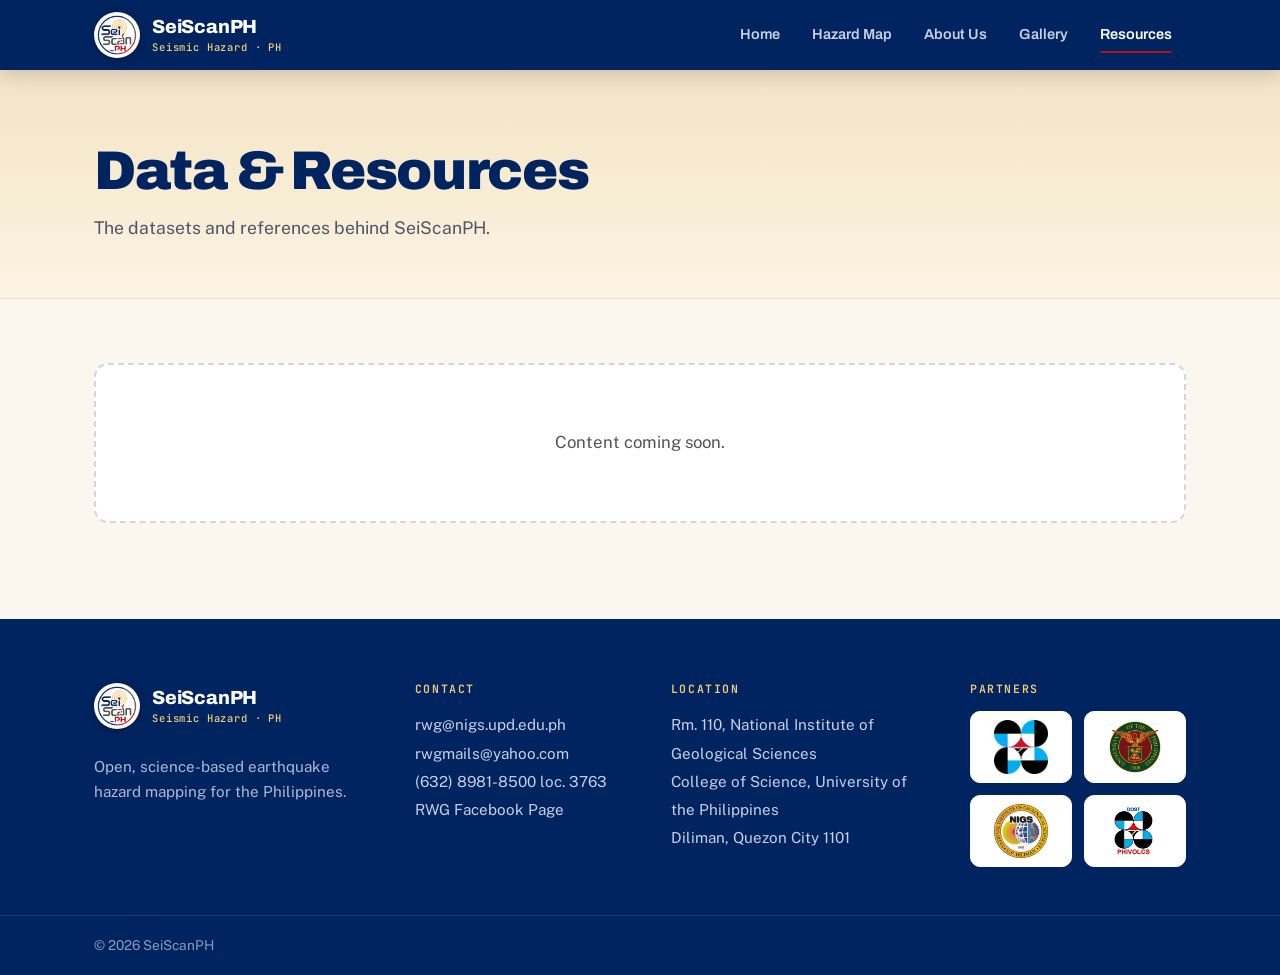
<file: Frontend/resources.html>
<!DOCTYPE html>
<html lang="en">
<head>
    <meta charset="UTF-8">
    <meta name="viewport" content="width=device-width, initial-scale=1.0">
    <title>Data &amp; Resources — SeiScanPH</title>
    <meta name="description" content="Data sources and resources behind SeiScanPH.">

    <!-- Fonts: Archivo (headings/nav/buttons), Public Sans (body), JetBrains Mono (labels) -->
    <link rel="preconnect" href="https://fonts.googleapis.com">
    <link rel="preconnect" href="https://fonts.gstatic.com" crossorigin>
    <link href="https://fonts.googleapis.com/css2?family=Archivo:wght@600;700;800;900&family=JetBrains+Mono:wght@500;600&family=Public+Sans:wght@400;500;600&display=swap" rel="stylesheet">

    <!-- Shared site styles (does NOT load the map's style.css, so no collisions) -->
    <link rel="stylesheet" href="css/landing.css">
</head>
<body>

    <!-- ============================================================
         SHARED HEADER — keep identical across index/about/gallery/resources
         (only the .active nav link differs per page)
         ============================================================ -->
    <header class="site-header">
        <div class="site-header-inner">
            <a href="index.html" class="brand" aria-label="SeiScanPH home">
                <img src="images/logo.png" alt="" class="logo-img">
                <span class="brand-text">
                    <span class="brand-name">SeiScanPH</span>
                    <span class="brand-sub">Seismic Hazard · PH</span>
                </span>
            </a>
            <nav class="nav-links" aria-label="Main">
                <a href="index.html">Home</a>
                <a href="map.html">Hazard Map</a>
                <a href="about.html">About Us</a>
                <a href="gallery.html">Gallery</a>
                <a href="resources.html" class="active" aria-current="page">Resources</a>
            </nav>
        </div>
    </header>

    <!-- PAGE HEADER -->
    <section class="page-header">
        <div class="container">
            <h1>Data &amp; Resources</h1>
            <p>The datasets and references behind SeiScanPH.</p>
        </div>
    </section>

    <!-- PAGE BODY -->
    <main class="page-body">
        <div class="container">
            <div class="coming-soon">Content coming soon.</div>
        </div>
    </main>

    <!-- ============================================================
         SHARED FOOTER — keep identical across index/about/gallery/resources
         Partner logos live in images/partners/ (white tiles, object-fit: contain).
         ============================================================ -->
    <footer class="site-footer">
        <div class="footer-grid">
            <div class="footer-about">
                <a href="index.html" class="brand" aria-label="SeiScanPH home">
                    <img src="images/logo.png" alt="" class="logo-img">
                    <span class="brand-text">
                        <span class="brand-name">SeiScanPH</span>
                        <span class="brand-sub">Seismic Hazard · PH</span>
                    </span>
                </a>
                <p class="footer-desc">Open, science-based earthquake hazard mapping for the Philippines.</p>
            </div>
            <div>
                <h2 class="footer-heading">Contact</h2>
                <address class="footer-contact">
                    <a href="mailto:rwg@nigs.upd.edu.ph">rwg@nigs.upd.edu.ph</a>
                    <a href="mailto:rwgmails@yahoo.com">rwgmails@yahoo.com</a>
                    <span>(632) 8981-8500 loc. 3763</span>
                    <span>RWG Facebook Page</span>
                </address>
            </div>
            <div>
                <h2 class="footer-heading">Location</h2>
                <address class="footer-contact">
                    <span>Rm. 110, National Institute of Geological Sciences</span>
                    <span>College of Science, University of the Philippines</span>
                    <span>Diliman, Quezon City 1101</span>
                </address>
            </div>
            <div>
                <h2 class="footer-heading">Partners</h2>
                <div class="partner-grid">
                    <div class="partner-logo partner-logo--img">
                        <img src="images/partners/dost.webp" alt="Department of Science and Technology (DOST)" loading="lazy">
                    </div>
                    <div class="partner-logo partner-logo--img">
                        <img src="images/partners/upd.jpg" alt="University of the Philippines Diliman" loading="lazy">
                    </div>
                    <div class="partner-logo partner-logo--img">
                        <img src="images/partners/nigs.png" alt="National Institute of Geological Sciences, UP Diliman (NIGS)" loading="lazy">
                    </div>
                    <div class="partner-logo partner-logo--img">
                        <img src="images/partners/phivolcs.jpg" alt="DOST-PHIVOLCS" loading="lazy">
                    </div>
                </div>
            </div>
        </div>
        <div class="footer-bottom">
            <div class="footer-bottom-inner">© 2026 SeiScanPH</div>
        </div>
    </footer>

</body>
</html>
</file>
<file: Frontend/css/landing.css>
/* ============================================
   SEISCANPH - Shared site styles ("Deep Navy")
   Used by: index.html, about.html, gallery.html, resources.html
   (NOT the map — map.html uses css/style.css. The two are never
   loaded together, so there are no collisions.)
   Palette taken from the SeiScanPH logo.
   ============================================ */

/* Reset */
*, *::before, *::after {
    margin: 0;
    padding: 0;
    box-sizing: border-box;
}

:root {
    /* Palette */
    --navy: #002460;        /* header, footer, headings */
    --navy-2: #123A86;      /* hover */
    --red: #B4111A;         /* primary buttons, eyebrows, active nav underline */
    --red-hover: #8E0D14;
    --gold: #F5CC78;        /* small highlights */
    --slate: #545454;       /* secondary text */
    --cream: #F4E4C4;       /* section backgrounds */
    --cream-2: #FBF3E2;
    --page: #FBF7EE;        /* page background */
    --paper: #FFFFFF;       /* cards */
    --ink: #12203C;         /* body text */
    --ink-soft: #4C5568;
    --line: #EAE2D0;        /* borders */

    --nav-link: #C7CFE4;    /* nav + footer text on navy */

    /* Type */
    --font-display: 'Archivo', 'Helvetica Neue', Arial, sans-serif;            /* headings, nav, buttons */
    --font-body: 'Public Sans', -apple-system, 'Segoe UI', Roboto, sans-serif; /* body text */
    --font-mono: 'JetBrains Mono', ui-monospace, 'Cascadia Mono', monospace;   /* eyebrows, small labels */

    --radius: 10px;
    --max-width: 1140px;
}

html {
    scroll-behavior: smooth;
}

body {
    font-family: var(--font-body);
    font-size: 16px;
    line-height: 1.65;
    background: var(--page);
    color: var(--ink);
    -webkit-font-smoothing: antialiased;
}

h1, h2, h3 {
    font-family: var(--font-display);
    color: var(--navy);
    line-height: 1.1;
}

a {
    color: var(--navy);
    text-decoration: none;
}

a:focus-visible,
button:focus-visible,
[tabindex]:focus-visible {
    outline: 2px solid var(--red);
    outline-offset: 3px;
    border-radius: 4px;
}

.container {
    max-width: var(--max-width);
    margin: 0 auto;
    padding: 0 24px;
}

/* ============================================
   BRAND LOCKUP  (circular logo + name; header and footer)
   ============================================ */
.brand {
    display: inline-flex;
    align-items: center;
    gap: 12px;
    flex-shrink: 0;
}

.logo-img {
    display: block;
    flex-shrink: 0;
    width: 46px;
    height: 46px;
    border-radius: 50%;
    background: #fff;
    padding: 3px;
    object-fit: contain;
    box-shadow: 0 2px 10px rgba(0, 0, 0, 0.28);
}

.brand-text {
    display: flex;
    flex-direction: column;
    line-height: 1.1;
}

.brand-name {
    font-family: var(--font-display);
    font-weight: 800;
    font-size: 19px;
    letter-spacing: -0.01em;
    color: #fff;
}

.brand-sub {
    margin-top: 4px;
    font-family: var(--font-mono);
    font-weight: 500;
    font-size: 10.5px;
    letter-spacing: 0.08em;
    color: var(--gold);
}

/* ============================================
   SHARED HEADER  (identical markup on every page)
   ============================================ */
.site-header {
    position: sticky;
    top: 0;
    z-index: 100;
    background: var(--navy);
    box-shadow: 0 4px 18px rgba(0, 20, 60, 0.18);
}

.site-header-inner {
    max-width: var(--max-width);
    margin: 0 auto;
    padding: 12px 24px;
    display: flex;
    align-items: center;
    justify-content: space-between;
    gap: 24px;
}

.site-header a:focus-visible,
.site-footer a:focus-visible {
    outline-color: var(--gold);
}

.nav-links {
    display: flex;
    align-items: center;
    gap: 4px;
}

.nav-links a {
    position: relative;
    flex-shrink: 0;
    padding: 8px 14px;
    border-radius: 999px;
    font-family: var(--font-display);
    font-weight: 600;
    font-size: 14.5px;
    color: var(--nav-link);
    white-space: nowrap;
    transition: color 0.15s ease, background 0.15s ease;
}

.nav-links a:hover {
    color: #fff;
    background: rgba(255, 255, 255, 0.08);
}

.nav-links a.active {
    color: #fff;
}

.nav-links a.active::after {
    content: "";
    position: absolute;
    left: 14px;
    right: 14px;
    bottom: 2px;
    height: 2px;
    border-radius: 2px;
    background: var(--red);
}

/* ============================================
   BUTTONS & LINKS
   ============================================ */
.btn {
    display: inline-flex;
    align-items: center;
    gap: 8px;
    padding: 14px 26px;
    border: 1px solid transparent;
    border-radius: 8px;
    font-family: var(--font-display);
    font-weight: 700;
    font-size: 15.5px;
    cursor: pointer;
    transition: background 0.15s ease, transform 0.15s ease, box-shadow 0.15s ease;
}

.btn-primary {
    background: var(--red);
    color: #fff;
    box-shadow: 0 8px 20px rgba(180, 17, 26, 0.22);
}

.btn-primary:hover {
    background: var(--red-hover);
    transform: translateY(-1px);
}

/* Plain text link with a red underline accent */
.text-link {
    font-family: var(--font-display);
    font-weight: 700;
    font-size: 15.5px;
    color: var(--navy);
    text-decoration: underline;
    text-decoration-color: var(--red);
    text-decoration-thickness: 2px;
    text-underline-offset: 6px;
    transition: color 0.15s ease;
}

.text-link:hover {
    color: var(--navy-2);
}

/* Red mono label above headings */
.eyebrow {
    display: flex;
    align-items: center;
    gap: 10px;
    margin-bottom: 16px;
    font-family: var(--font-mono);
    font-weight: 600;
    font-size: 12px;
    letter-spacing: 0.14em;
    text-transform: uppercase;
    color: var(--red);
}

.eyebrow::before {
    content: "";
    width: 24px;
    height: 2px;
    background: currentColor;
}

/* ============================================
   HERO
   ============================================ */
.hero {
    position: relative;
    overflow: hidden;
    padding: 104px 0 136px;
    background:
        radial-gradient(ellipse 60% 70% at 90% 0%, rgba(255, 255, 255, 0.55), transparent 70%),
        linear-gradient(170deg, var(--cream) 0%, var(--cream-2) 55%, var(--page) 100%);
    border-bottom: 1px solid var(--line);
}

.hero-content {
    max-width: 760px;
}

.hero h1 {
    font-weight: 900;
    font-size: clamp(2.6rem, 6.4vw, 4.6rem);
    line-height: 1.02;
    letter-spacing: -0.03em;
}

.hero h1 .accent {
    color: var(--red);
}

.hero .tagline {
    max-width: 560px;
    margin: 22px 0 34px;
    font-size: clamp(1.05rem, 2.2vw, 1.25rem);
    color: var(--ink-soft);
}

.hero-actions {
    display: flex;
    flex-wrap: wrap;
    align-items: center;
    gap: 16px 28px;
}

.hero-stats {
    list-style: none;
    display: flex;
    flex-wrap: wrap;
    gap: 16px 48px;
    max-width: 640px;
    margin-top: 52px;
    padding-top: 24px;
    border-top: 1px solid rgba(0, 36, 96, 0.12);
}

.stat {
    display: flex;
    flex-direction: column;
}

.stat-value {
    font-family: var(--font-display);
    font-weight: 800;
    font-size: 1.6rem;
    line-height: 1.1;
    color: var(--navy);
}

.stat-label {
    margin-top: 4px;
    font-family: var(--font-mono);
    font-weight: 500;
    font-size: 11.5px;
    letter-spacing: 0.06em;
    text-transform: uppercase;
    color: var(--slate);
}

/* Decorative seismograph trace along the bottom of the hero */
.hero-seismo {
    position: absolute;
    left: 0;
    bottom: 22px;
    display: block;
    width: 100%;
    height: 56px;
    pointer-events: none;
}

.hero-seismo polyline {
    fill: none;
    stroke: var(--gold);
    stroke-width: 2;
    stroke-linejoin: round;
    stroke-linecap: round;
    vector-effect: non-scaling-stroke;
}

/* ============================================
   GENERIC SECTIONS
   ============================================ */
.section {
    padding: 96px 0;
}

.section-white {
    background: var(--paper);
}

.section-cream {
    background: var(--cream-2);
    border-top: 1px solid var(--line);
    border-bottom: 1px solid var(--line);
}

.section h2 {
    margin-bottom: 16px;
    font-weight: 800;
    font-size: clamp(1.9rem, 3.8vw, 2.75rem);
    line-height: 1.08;
    letter-spacing: -0.025em;
}

.lead {
    max-width: 620px;
    font-size: 1.08rem;
    color: var(--ink-soft);
}

.section-head {
    display: flex;
    flex-wrap: wrap;
    align-items: flex-end;
    justify-content: space-between;
    gap: 20px 32px;
    margin-bottom: 36px;
}

.section-link {
    margin-top: 32px;
}

/* ============================================
   ABOUT  (two columns)
   ============================================ */
.about-grid {
    display: grid;
    grid-template-columns: minmax(0, 1.1fr) minmax(0, 1fr);
    gap: 64px;
    align-items: center;
}

.about-copy .lead {
    margin-bottom: 16px;
}

.about-copy .text-link {
    display: inline-block;
    margin-top: 12px;   /* 16 + 12 = same 28px gap above the link as before */
}

.feature-card {
    position: relative;
    overflow: hidden;
    padding: 40px 34px 36px;
    border-radius: 14px;
    background: var(--navy);
    box-shadow: 0 18px 40px rgba(0, 36, 96, 0.18);
}

.feature-card::before {
    content: "";
    position: absolute;
    top: 0;
    left: 34px;
    width: 56px;
    height: 4px;
    border-radius: 0 0 3px 3px;
    background: var(--gold);
}

.feature-card h3 {
    margin-bottom: 24px;
    font-weight: 800;
    font-size: 1.35rem;
    letter-spacing: -0.01em;
    color: #fff;
}

.check-list {
    list-style: none;
    display: grid;
    gap: 18px;
}

.check-list li {
    display: grid;
    grid-template-columns: 28px minmax(0, 1fr);
    gap: 14px;
    font-size: 0.98rem;
    line-height: 1.55;
    color: #D5DCEC;
}

/* Gold check in a soft gold circle */
.check-list li::before {
    content: "";
    width: 28px;
    height: 28px;
    border-radius: 50%;
    background: url("data:image/svg+xml,%3Csvg xmlns='http://www.w3.org/2000/svg' viewBox='0 0 24 24' fill='none' stroke='%23F5CC78' stroke-width='3' stroke-linecap='round' stroke-linejoin='round'%3E%3Cpolyline points='20 6 9 17 4 12'/%3E%3C/svg%3E") center / 14px no-repeat rgba(245, 204, 120, 0.14);
}

/* ============================================
   GALLERY  (horizontal scroll row; buttons wired in js/landing.js)
   ============================================ */
.gallery-controls {
    display: flex;
    gap: 10px;
}

.gallery-btn {
    display: inline-flex;
    align-items: center;
    justify-content: center;
    width: 44px;
    height: 44px;
    padding-bottom: 3px;
    border: 1px solid rgba(0, 36, 96, 0.18);
    border-radius: 50%;
    background: var(--paper);
    box-shadow: 0 2px 6px rgba(0, 36, 96, 0.08);
    font-family: var(--font-display);
    font-weight: 700;
    font-size: 24px;
    line-height: 1;
    color: var(--navy);
    cursor: pointer;
    transition: background 0.15s ease, color 0.15s ease, border-color 0.15s ease;
}

.gallery-btn:hover:not(:disabled) {
    background: var(--navy-2);
    border-color: var(--navy-2);
    color: #fff;
}

.gallery-btn:disabled {
    opacity: 0.4;
    cursor: default;
}

.gallery-track {
    display: flex;
    gap: 20px;
    overflow-x: auto;
    scroll-snap-type: x mandatory;
    padding-bottom: 14px;
    scrollbar-width: thin;
    scrollbar-color: rgba(0, 36, 96, 0.25) transparent;
}

.gallery-item {
    position: relative;
    overflow: hidden;
    flex: 0 0 clamp(240px, 30%, 340px);
    aspect-ratio: 4 / 3;
    scroll-snap-align: start;
    border: 1px solid var(--line);
    border-radius: 12px;
    background: var(--cream);   /* shows only while a photo is loading */
}

/* Fill the tile; portrait shots (conference.jpg) are cropped around the centre */
.gallery-item img {
    display: block;
    width: 100%;
    height: 100%;
    object-fit: cover;
    object-position: center;
}

/* Caption tag pinned to the photo's bottom-left corner */
.gallery-caption {
    position: absolute;
    left: 12px;
    bottom: 12px;
    padding: 5px 10px;
    border-radius: 6px;
    background: rgba(0, 36, 96, 0.85);
    font-family: var(--font-mono);
    font-weight: 600;
    font-size: 11px;
    letter-spacing: 0.08em;
    text-transform: uppercase;
    color: #fff;
}

/* ============================================
   DATA & RESOURCES  (source cards)
   ============================================ */
.source-grid {
    list-style: none;
    display: grid;
    grid-template-columns: repeat(auto-fill, minmax(250px, 1fr));
    gap: 14px;
    margin-top: 36px;
}

.source-card {
    display: grid;
    grid-template-columns: 10px minmax(0, 1fr);
    gap: 14px;
    align-items: start;
    padding: 18px 20px;
    border: 1px solid var(--line);
    border-radius: var(--radius);
    background: var(--paper);
}

/* Gold dot */
.source-card::before {
    content: "";
    width: 10px;
    height: 10px;
    margin-top: 6px;
    border-radius: 50%;
    background: var(--gold);
    box-shadow: 0 0 0 3px rgba(245, 204, 120, 0.28);
}

.source-name {
    display: block;
    font-family: var(--font-mono);
    font-weight: 600;
    font-size: 13.5px;
    letter-spacing: 0.02em;
    color: var(--navy);
}

.source-desc {
    display: block;
    margin-top: 3px;
    font-size: 0.92rem;
    line-height: 1.45;
    color: var(--ink-soft);
}

/* ============================================
   SHARED FOOTER  (identical markup on every page)
   ============================================ */
.site-footer {
    background: var(--navy);
    color: var(--nav-link);
}

.footer-grid {
    max-width: var(--max-width);
    margin: 0 auto;
    padding: 64px 24px 48px;
    display: grid;
    grid-template-columns: minmax(0, 1.3fr) minmax(0, 1fr) minmax(0, 1.2fr) minmax(0, 1fr);  /* brand · contact · location · partners */
    gap: 40px;
}

.footer-desc {
    max-width: 320px;
    margin-top: 18px;
    font-size: 0.95rem;
    line-height: 1.6;
    color: #AEB8D2;
}

.footer-heading {
    margin-bottom: 16px;
    font-family: var(--font-mono);
    font-weight: 600;
    font-size: 11.5px;
    letter-spacing: 0.14em;
    text-transform: uppercase;
    color: var(--gold);
}

.footer-contact {
    font-style: normal;
    font-size: 0.95rem;
    line-height: 1.85;
    overflow-wrap: anywhere;   /* long emails can't overflow narrow columns */
}

.footer-contact span,
.footer-contact a {
    display: block;
}

.footer-contact a {
    width: fit-content;
    color: var(--nav-link);
    text-underline-offset: 3px;
    transition: color 0.15s ease;
}

.footer-contact a:hover,
.footer-contact a:focus-visible {
    color: #fff;
    text-decoration: underline;
}

.partner-grid {
    display: grid;
    grid-template-columns: repeat(2, 1fr);
    gap: 12px;
    max-width: 280px;
}

.partner-logo {
    display: flex;
    align-items: center;
    justify-content: center;
    height: 72px;
    border: 1px dashed rgba(255, 255, 255, 0.24);
    border-radius: var(--radius);
    background: rgba(255, 255, 255, 0.06);
    font-family: var(--font-mono);
    font-weight: 600;
    font-size: 12px;
    letter-spacing: 0.08em;
    color: #E2E7F3;
}

/* Tile holding a real logo: white, so dark/black marks stay visible on navy */
.partner-logo--img {
    padding: 8px;
    border: 1px solid #fff;
    background: #fff;
}

.partner-logo img {
    display: block;
    width: 100%;
    height: 100%;
    object-fit: contain;   /* never stretched or cropped */
}

.footer-bottom {
    border-top: 1px solid rgba(255, 255, 255, 0.1);
}

.footer-bottom-inner {
    max-width: var(--max-width);
    margin: 0 auto;
    padding: 18px 24px;
    font-size: 0.85rem;
    color: #8E9AB8;
}

/* ============================================
   SUBPAGE HEADER + PLACEHOLDER
   (about.html, gallery.html, resources.html)
   ============================================ */
.page-header {
    padding: 72px 0 56px;
    background: linear-gradient(180deg, var(--cream) 0%, var(--cream-2) 100%);
    border-bottom: 1px solid var(--line);
}

.page-header h1 {
    font-weight: 900;
    font-size: clamp(2.2rem, 5vw, 3.4rem);
    line-height: 1.05;
    letter-spacing: -0.025em;
}

.page-header p {
    max-width: 620px;
    margin-top: 14px;
    font-size: 1.1rem;
    color: var(--ink-soft);
}

.page-body {
    min-height: 30vh;
    padding: 64px 0 96px;
}

.coming-soon {
    padding: 64px 24px;
    border: 2px dashed rgba(0, 36, 96, 0.18);
    border-radius: 14px;
    background: var(--paper);
    text-align: center;
    font-size: 1.05rem;
    color: var(--slate);
}

/* ============================================
   RESPONSIVE
   ============================================ */
@media (max-width: 900px) {
    .about-grid {
        grid-template-columns: 1fr;
        gap: 40px;
    }
    .footer-grid {
        grid-template-columns: 1fr 1fr;
    }
    .footer-about {
        grid-column: 1 / -1;
    }
}

/* Phones: logo row on top, nav stays on ONE row and scrolls sideways */
@media (max-width: 820px) {
    .site-header-inner {
        flex-direction: column;
        align-items: stretch;
        gap: 6px;
        padding: 10px 0 6px;
    }
    .site-header-inner .brand {
        padding: 0 16px;
    }
    .nav-links {
        flex-wrap: nowrap;
        overflow-x: auto;
        padding: 0 10px 4px;
        -webkit-overflow-scrolling: touch;
        scrollbar-width: none;
    }
    .nav-links::-webkit-scrollbar {
        display: none;
    }
    .nav-links a {
        padding: 8px 12px;
        font-size: 14px;
    }
    .nav-links a.active::after {
        left: 12px;
        right: 12px;
    }
}

@media (max-width: 640px) {
    .container {
        padding: 0 20px;
    }
    .hero {
        padding: 64px 0 112px;
    }
    .hero-stats {
        gap: 16px 28px;
    }
    .stat-value {
        font-size: 1.35rem;
    }
    .section {
        padding: 64px 0;
    }
    .page-header {
        padding: 52px 0 40px;
    }
}

@media (max-width: 520px) {
    .footer-grid {
        grid-template-columns: 1fr;
        gap: 36px;
    }
    .gallery-item {
        flex-basis: 78%;
    }
}

@media (prefers-reduced-motion: reduce) {
    html {
        scroll-behavior: auto;
    }
    *, *::before, *::after {
        transition: none !important;
    }
}
</file>
<file: Frontend/css/about.css>
/* ============================================
   SEISCANPH - About Us page (about.html only)
   Loaded AFTER css/landing.css: reuses its colour tokens, fonts
   and the shared .section / .eyebrow / .lead / .feature-card styles.
   ============================================ */

/* ============================================
   1. INTRO  (cream band, text + photo)
   ============================================ */
.about-intro {
    padding: 80px 0 88px;
    background:
        radial-gradient(ellipse 60% 70% at 90% 0%, rgba(255, 255, 255, 0.55), transparent 70%),
        linear-gradient(170deg, var(--cream) 0%, var(--cream-2) 60%, var(--page) 100%);
    border-bottom: 1px solid var(--line);
}

.about-intro-grid {
    display: grid;
    grid-template-columns: minmax(0, 1.05fr) minmax(0, 1fr);
    gap: 56px;
    align-items: center;
}

.about-intro h1 {
    font-weight: 900;
    font-size: clamp(2.2rem, 5.2vw, 3.6rem);
    line-height: 1.04;
    letter-spacing: -0.03em;
}

.about-intro .lead {
    margin-top: 20px;
    font-size: clamp(1.05rem, 2vw, 1.2rem);
}

.about-intro-photo {
    overflow: hidden;
    aspect-ratio: 4 / 3;
    border-radius: 14px;
    background: var(--cream);
    box-shadow: 0 18px 40px rgba(0, 36, 96, 0.16);
}

.about-intro-photo img {
    display: block;
    width: 100%;
    height: 100%;
    object-fit: cover;
}

/* ============================================
   2. THE PROJECT  (text + navy "At a glance" panel)
   ============================================ */
.project-grid {
    display: grid;
    grid-template-columns: minmax(0, 1.25fr) minmax(0, 1fr);
    gap: 56px;
    align-items: start;
}

.project-grid .lead {
    max-width: none;
}

.glance-list {
    display: grid;
    gap: 16px;
}

.glance-list > div + div {
    padding-top: 16px;
    border-top: 1px solid rgba(255, 255, 255, 0.1);
}

.glance-list dt {
    margin-bottom: 4px;
    font-family: var(--font-mono);
    font-weight: 600;
    font-size: 11.5px;
    letter-spacing: 0.12em;
    text-transform: uppercase;
    color: var(--gold);
}

.glance-list dd {
    font-size: 0.98rem;
    line-height: 1.5;
    color: #D5DCEC;
    overflow-wrap: anywhere;   /* long names like Batangas–Mindoro–Marinduque can't overflow */
}

/* ============================================
   3. OBJECTIVES  (three numbered cards)
   ============================================ */
.objective-grid {
    list-style: none;
    display: grid;
    grid-template-columns: repeat(auto-fit, minmax(240px, 1fr));
    gap: 20px;
    margin-top: 36px;
}

.objective-card {
    padding: 28px 26px;
    border: 1px solid var(--line);
    border-radius: 14px;
    background: var(--paper);
}

.objective-num {
    display: block;
    margin-bottom: 14px;
    font-family: var(--font-mono);
    font-weight: 600;
    font-size: 13px;
    letter-spacing: 0.08em;
    color: var(--red);
}

.objective-card h3 {
    margin-bottom: 10px;
    font-weight: 800;
    font-size: 1.2rem;
}

.objective-card p {
    font-size: 0.98rem;
    line-height: 1.6;
    color: var(--ink-soft);
}

/* ============================================
   CENTRED SECTIONS  (SDGs, Team, Partners)
   ============================================ */
.section-centered .container {
    text-align: center;
}

.section-centered .eyebrow {
    justify-content: center;
}

.section-centered .lead {
    margin-left: auto;
    margin-right: auto;
}

/* ============================================
   4. SDGs
   UN rules: icons stay square and unaltered — no radius, shadow,
   border, filter or cropping. Only the width is set (height auto).
   ============================================ */
.sdg-row {
    list-style: none;
    display: flex;
    flex-wrap: wrap;
    justify-content: center;
    gap: 14px;
    margin-top: 32px;
}

.sdg-row img {
    display: block;
    width: 120px;
    height: auto;
}

.sdg-note {
    max-width: 640px;
    margin: 20px auto 0;
    font-size: 0.85rem;
    line-height: 1.6;
    color: var(--slate);
}

.sdg-note a {
    color: var(--navy);
    text-decoration: underline;
    text-underline-offset: 3px;
}

.sdg-note a:hover {
    color: var(--navy-2);
}

/* ============================================
   5. TEAM  (navy leader card + member grid)
   ============================================ */
.member-photo {
    display: block;
    flex-shrink: 0;
    border-radius: 50%;
    object-fit: cover;
    background: var(--cream);
}

.leader-card {
    position: relative;
    overflow: hidden;
    display: flex;
    align-items: center;
    gap: 28px;
    max-width: 560px;
    margin: 36px auto 0;
    padding: 30px 32px;
    text-align: left;
    border-radius: 14px;
    background: var(--navy);
    box-shadow: 0 18px 40px rgba(0, 36, 96, 0.18);
}

.leader-card::before {
    content: "";
    position: absolute;
    top: 0;
    left: 32px;
    width: 56px;
    height: 4px;
    border-radius: 0 0 3px 3px;
    background: var(--gold);
}

.leader-card .member-photo {
    width: 120px;
    height: 120px;
    border: 3px solid var(--gold);
}

.leader-name {
    font-weight: 800;
    font-size: 1.35rem;
    line-height: 1.2;
    color: #fff;
}

.leader-role {
    margin-top: 8px;
    font-family: var(--font-mono);
    font-weight: 600;
    font-size: 12px;
    letter-spacing: 0.12em;
    text-transform: uppercase;
    color: var(--gold);
}

/* Flex + fixed card width keeps rows centred, even when the last row isn't full */
.member-grid {
    list-style: none;
    display: flex;
    flex-wrap: wrap;
    justify-content: center;
    gap: 20px;
    margin-top: 24px;
}

.member-card {
    width: 220px;
    display: flex;
    flex-direction: column;
    align-items: center;
    gap: 16px;
    padding: 28px 20px;
    border: 1px solid var(--line);
    border-radius: 14px;
    background: var(--paper);
    text-align: center;
}

.member-card .member-photo {
    width: 112px;
    height: 112px;
}

.member-name {
    font-weight: 700;
    font-size: 1.02rem;
    line-height: 1.3;
}

/* ============================================
   6. PARTNERS  (grouped logo tiles, all the same size)
   ============================================ */
.partner-group {
    margin-top: 36px;
}

.partner-group + .partner-group {
    margin-top: 40px;
}

.partner-group-title {
    margin-bottom: 16px;
    font-family: var(--font-mono);
    font-weight: 600;
    font-size: 12px;
    letter-spacing: 0.14em;
    text-transform: uppercase;
    color: var(--red);
}

.partner-group-note {
    margin: -8px 0 16px;
    font-size: 0.88rem;
    color: var(--slate);
}

/* Flex + fixed tile size: centred groups, every tile identical */
.partner-tiles {
    list-style: none;
    display: flex;
    flex-wrap: wrap;
    justify-content: center;
    gap: 16px;
}

.partner-tile {
    width: 220px;
    display: flex;
    flex-direction: column;
    align-items: center;
    gap: 14px;
    min-height: 220px;
    padding: 22px 18px;
    border: 1px solid var(--line);
    border-radius: 12px;
    background: var(--paper);
    text-align: center;
}

.partner-tile img {
    display: block;
    width: 100%;
    height: 96px;
    object-fit: contain;   /* never stretched or cropped */
}

.partner-tile-name {
    font-weight: 500;
    font-size: 0.9rem;
    line-height: 1.4;
    color: var(--ink-soft);
}

/* ============================================
   RESPONSIVE  (phones: everything stacks, no sideways scroll)
   ============================================ */
@media (max-width: 900px) {
    .about-intro-grid,
    .project-grid {
        grid-template-columns: 1fr;
        gap: 36px;
    }
}

@media (max-width: 640px) {
    .about-intro {
        padding: 56px 0 64px;
    }
}

@media (max-width: 520px) {
    .sdg-row {
        gap: 10px;
    }
    .sdg-row img {
        width: 88px;
    }
    .leader-card {
        flex-direction: column;
        text-align: center;
        padding: 30px 22px;
    }
    .leader-card::before {
        left: 50%;
        transform: translateX(-50%);
    }
    /* two cards per row: (100% - one 12px gap) / 2 */
    .member-grid,
    .partner-tiles {
        gap: 12px;
    }
    .member-card,
    .partner-tile {
        width: calc(50% - 6px);
    }
    .member-card {
        padding: 22px 12px;
    }
    .member-card .member-photo {
        width: 88px;
        height: 88px;
    }
    .partner-tile {
        min-height: 180px;
        padding: 18px 12px;
    }
    .partner-tile img {
        height: 72px;
    }
}
</file>
<file: Frontend/css/gallery.css>
/* ============================================
   SEISCANPH - Gallery page (gallery.html only)
   Loaded AFTER css/landing.css: reuses its colour tokens, fonts
   and the shared .section / .eyebrow / .lead / .coming-soon styles.
   Trip sections are built by js/gallery.js from js/gallery-data.js.
   ============================================ */

/* ============================================
   INTRO  (cream band)
   ============================================ */
.gallery-intro {
    padding: 72px 0 56px;
    background: linear-gradient(180deg, var(--cream) 0%, var(--cream-2) 100%);
    border-bottom: 1px solid var(--line);
}

.gallery-intro h1 {
    font-weight: 900;
    font-size: clamp(2.2rem, 5vw, 3.4rem);
    line-height: 1.05;
    letter-spacing: -0.025em;
}

.gallery-intro .lead {
    margin-top: 14px;
}

/* ============================================
   TRIP SECTIONS
   ============================================ */
.trip {
    padding: 64px 0;
}

.trip-head {
    margin-bottom: 28px;
}

.trip .trip-title {
    margin-bottom: 6px;
    font-size: clamp(1.6rem, 3vw, 2.1rem);
}

.trip-dates {
    font-family: var(--font-mono);
    font-weight: 600;
    font-size: 12.5px;
    letter-spacing: 0.1em;
    text-transform: uppercase;
    color: var(--red);
}

.trip-desc {
    max-width: 680px;
    margin-top: 10px;
    color: var(--ink-soft);
}

.trip-count {
    margin-top: 8px;
    font-size: 0.9rem;
    color: var(--slate);
}

/* Same-size thumbnails; portrait photos are cropped to fit (the lightbox shows them in full) */
.trip-grid {
    list-style: none;
    display: grid;
    grid-template-columns: repeat(auto-fill, minmax(220px, 1fr));
    gap: 16px;
}

.trip-thumb {
    display: block;
    width: 100%;
    aspect-ratio: 4 / 3;
    padding: 0;
    overflow: hidden;
    border: 1px solid var(--line);
    border-radius: 12px;
    background: var(--cream);   /* shows only while a photo is loading */
    cursor: zoom-in;
}

.trip-thumb img {
    display: block;
    width: 100%;
    height: 100%;
    object-fit: cover;
    transition: transform 0.25s ease;
}

.trip-thumb:hover img {
    transform: scale(1.04);
}

.trip-empty {
    padding: 48px 24px;
}

/* ============================================
   LIGHTBOX
   ============================================ */
html.lightbox-open {
    overflow: hidden;
}

.lightbox {
    position: fixed;
    inset: 0;
    z-index: 1000;
    display: flex;
    flex-direction: column;
    align-items: center;
    justify-content: center;
    gap: 16px;
    padding: 64px 16px 24px;
    background: rgba(0, 12, 34, 0.94);
}

/* display:flex above would otherwise override the hidden attribute */
.lightbox[hidden],
.lightbox [hidden] {
    display: none;
}

.lightbox-stage {
    display: flex;
    align-items: center;
    justify-content: center;
    gap: 16px;
    width: 100%;
    min-height: 0;
}

.lightbox-img {
    display: block;
    width: auto;
    height: auto;
    max-width: min(1200px, calc(100vw - 180px));
    max-height: calc(100vh - 160px);
    object-fit: contain;   /* full photo, portrait or landscape, never cropped */
    border-radius: 6px;
    box-shadow: 0 20px 50px rgba(0, 0, 0, 0.45);
}

.lightbox-nav,
.lightbox-close {
    display: inline-flex;
    align-items: center;
    justify-content: center;
    flex-shrink: 0;
    width: 48px;
    height: 48px;
    padding-bottom: 3px;
    border: 1px solid rgba(255, 255, 255, 0.25);
    border-radius: 50%;
    background: rgba(255, 255, 255, 0.08);
    font-family: var(--font-display);
    font-weight: 700;
    font-size: 28px;
    line-height: 1;
    color: #fff;
    cursor: pointer;
    transition: background 0.15s ease;
}

.lightbox-nav:hover,
.lightbox-close:hover {
    background: rgba(255, 255, 255, 0.18);
}

.lightbox button:focus-visible {
    outline-color: var(--gold);
}

.lightbox-close {
    position: absolute;
    top: 14px;
    right: 14px;
    padding-bottom: 0;
    font-size: 20px;
}

.lightbox-caption {
    display: flex;
    flex-wrap: wrap;
    align-items: baseline;
    justify-content: center;
    gap: 6px 14px;
    text-align: center;
    font-size: 0.95rem;
    color: #D5DCEC;
}

.lightbox-counter {
    font-family: var(--font-mono);
    font-weight: 600;
    font-size: 12.5px;
    letter-spacing: 0.08em;
    color: var(--gold);
}

/* ============================================
   RESPONSIVE
   ============================================ */
/* Phones: photo on top, arrows underneath so they don't cover it */
@media (max-width: 640px) {
    .gallery-intro {
        padding: 52px 0 40px;
    }
    .trip {
        padding: 48px 0;
    }
    .lightbox {
        padding: 64px 12px 20px;
    }
    .lightbox-stage {
        flex-wrap: wrap;
    }
    .lightbox-img {
        order: -1;
        flex: 0 0 100%;
        width: 100%;
        max-width: 100%;
        max-height: calc(100vh - 220px);
        border-radius: 0;
        box-shadow: none;   /* the box is wider than a portrait photo here */
    }
}

@media (max-width: 520px) {
    .trip-grid {
        grid-template-columns: repeat(2, minmax(0, 1fr));
        gap: 10px;
    }
}

@media (prefers-reduced-motion: reduce) {
    .trip-thumb img {
        transition: none;
    }
}
</file>
